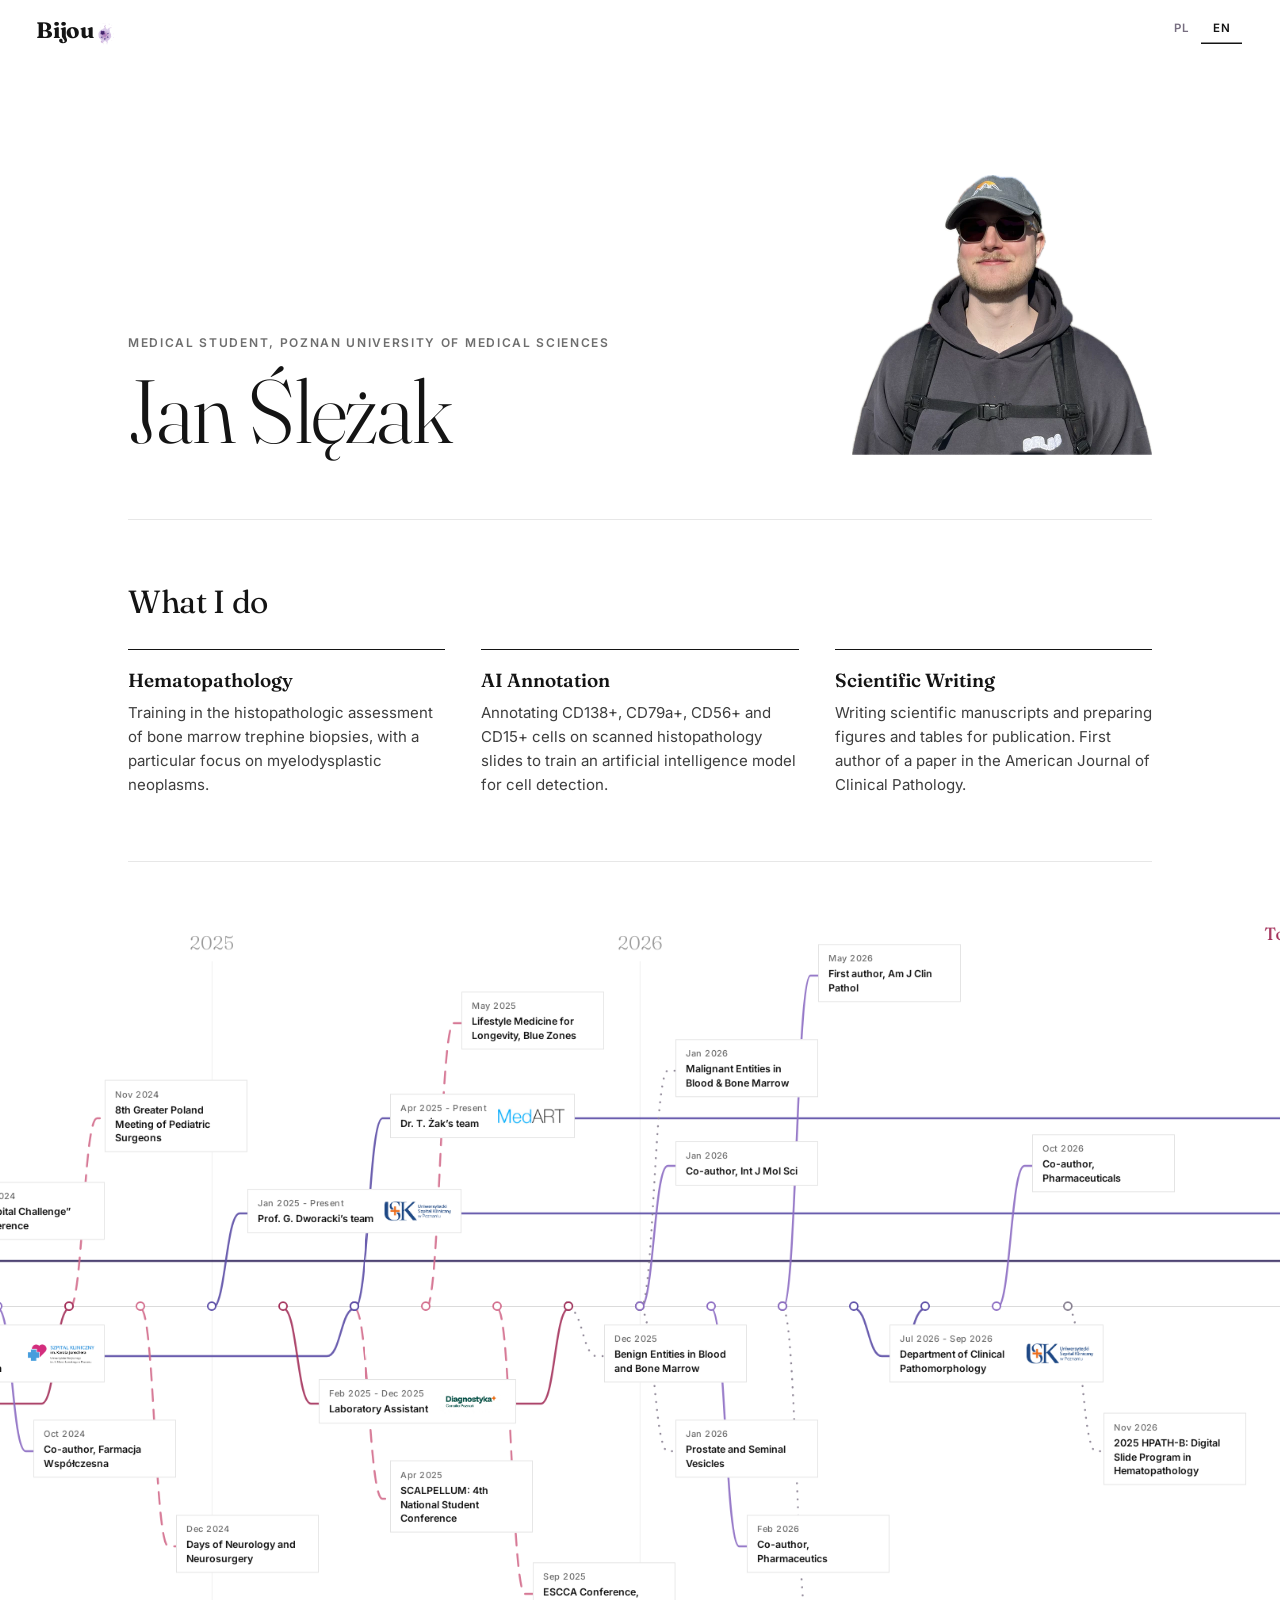
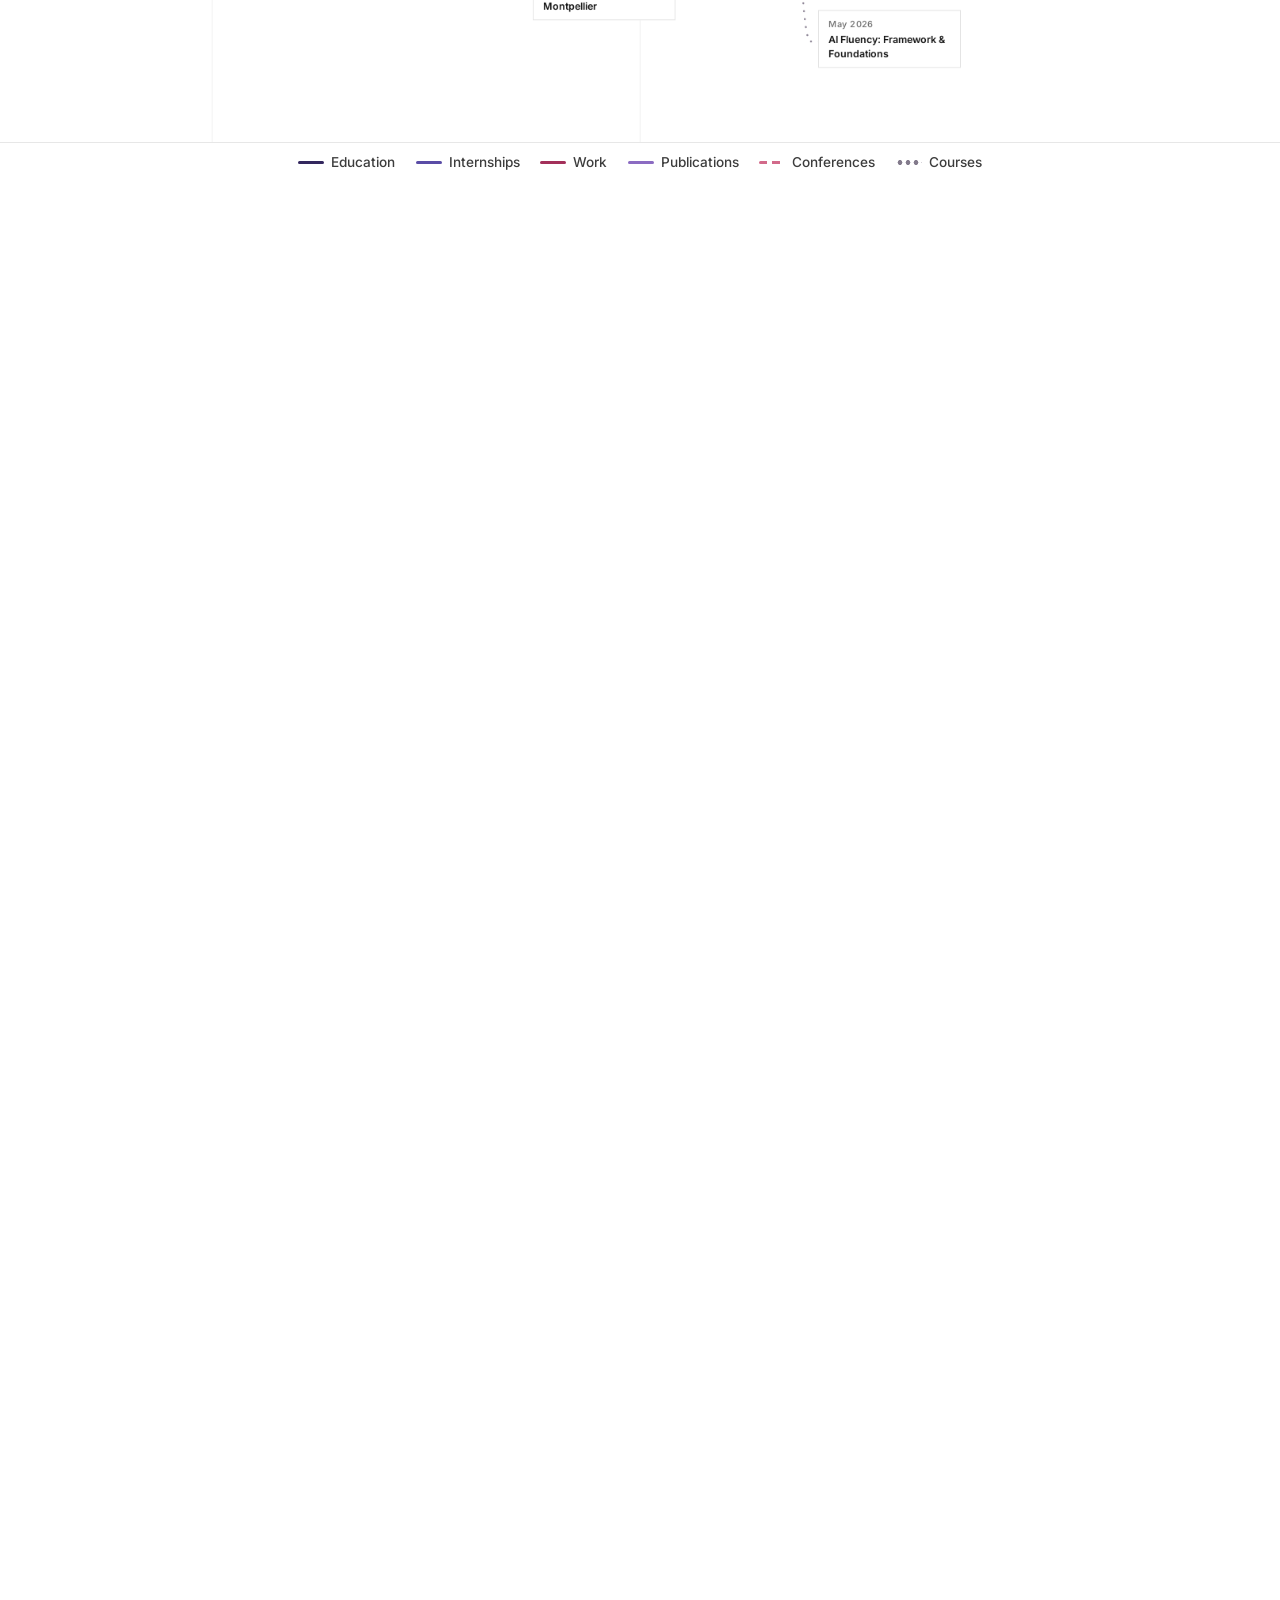
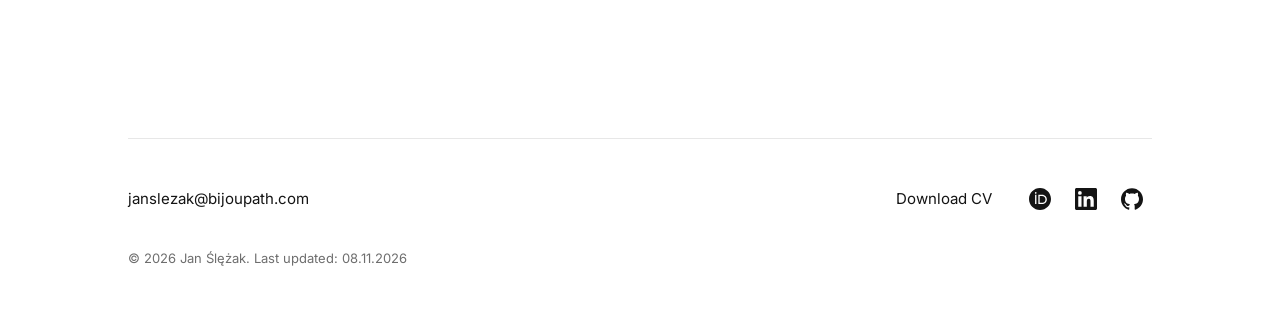
<file: index.html>
<!DOCTYPE html> <html lang="pl"> <head> <meta charset="UTF-8"> <meta name="viewport" content="width=device-width,initial-scale=1"> <title>BijouPath</title> <meta name="robots" content="noindex"> <link rel="alternate" hreflang="pl" href="https://bijoupath.com/pl/"> <link rel="alternate" hreflang="en" href="https://bijoupath.com/en/"> <link rel="alternate" hreflang="x-default" href="https://bijoupath.com/pl/"> <script>!function(){var a=JSON.parse('["pl","en"]'),e=null;try{var n=localStorage.getItem("bijou.lang");n&&-1!==a.indexOf(n)&&(e=n)}catch(a){}e||(e=0===(navigator.language||navigator.userLanguage||"pl").toLowerCase().indexOf("pl")?"pl":"en",-1===a.indexOf(e)&&(e="pl"));location.replace("/"+e+"/"+location.hash)}()</script> </head> <body> <noscript> <p>Wybierz język / Choose your language: <a href="/pl/">PL</a> <a href="/en/">EN</a> </p> </noscript> </body> </html>
</file>
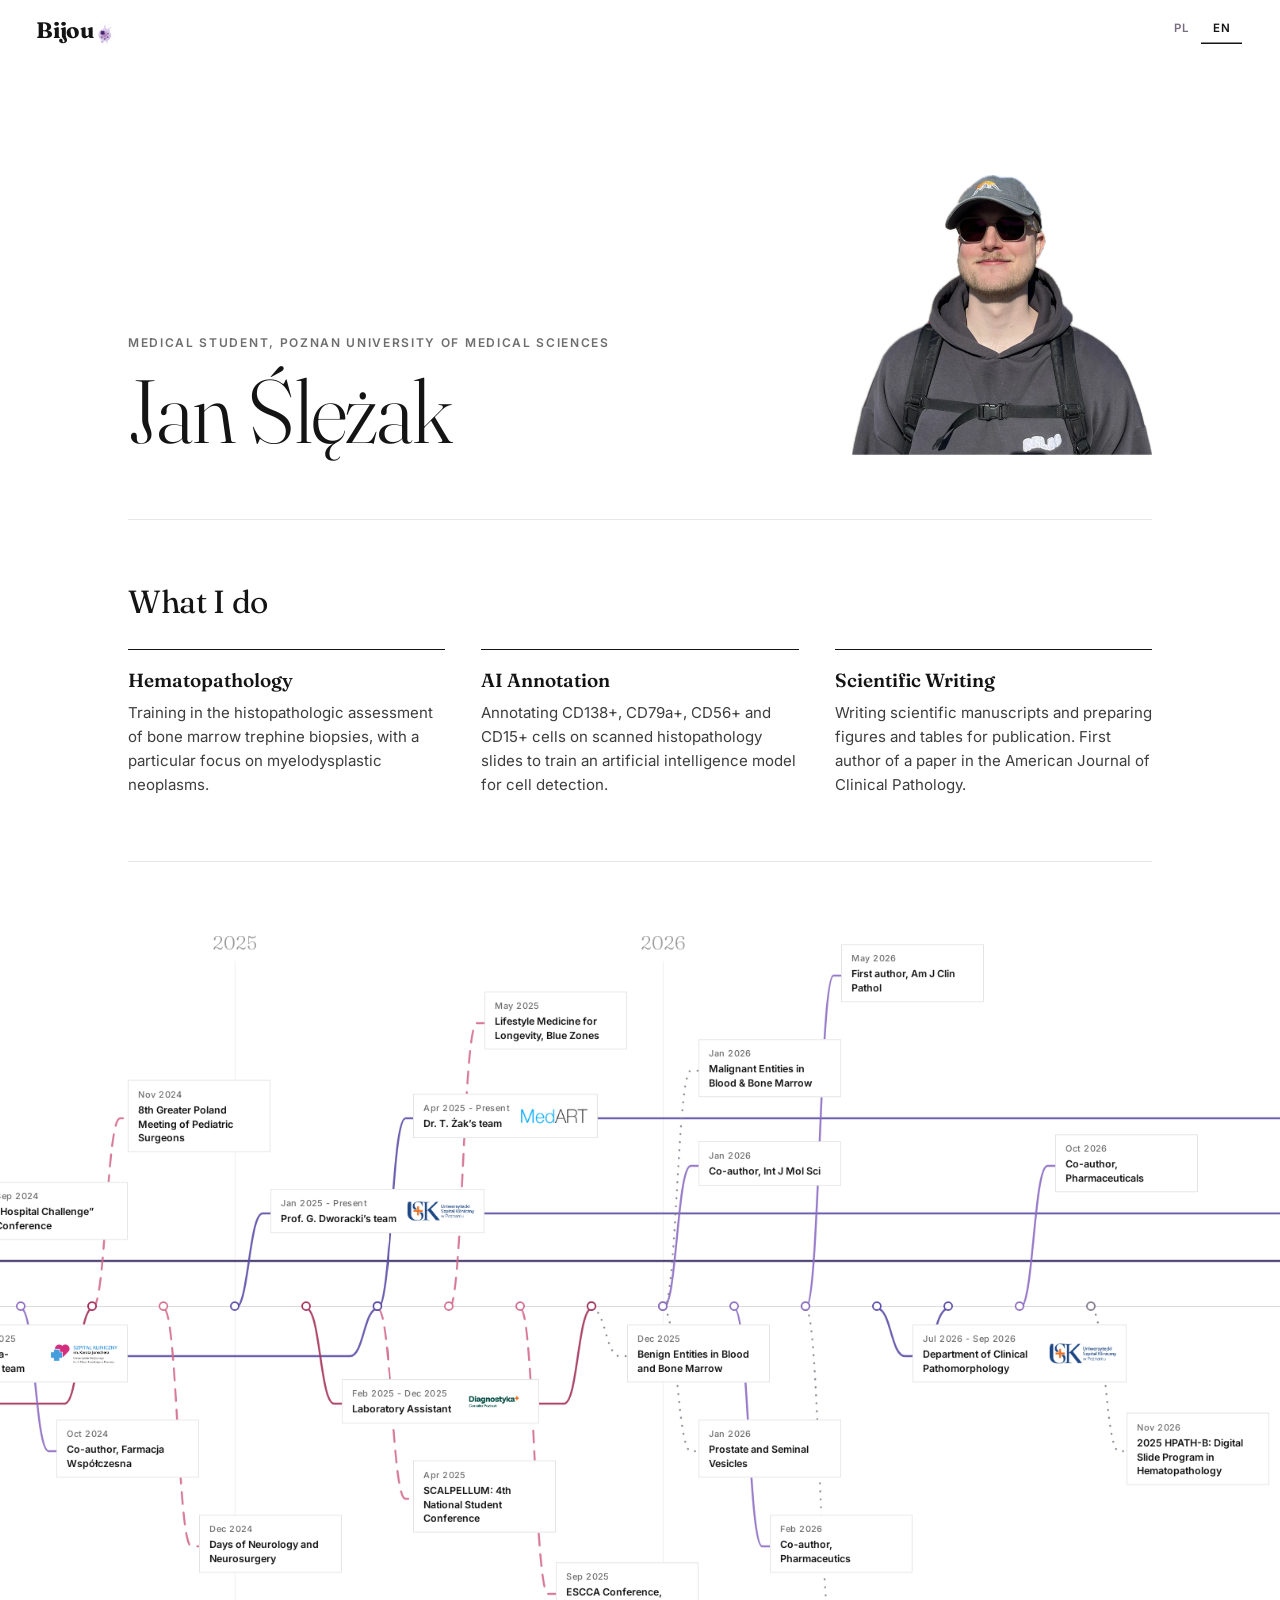
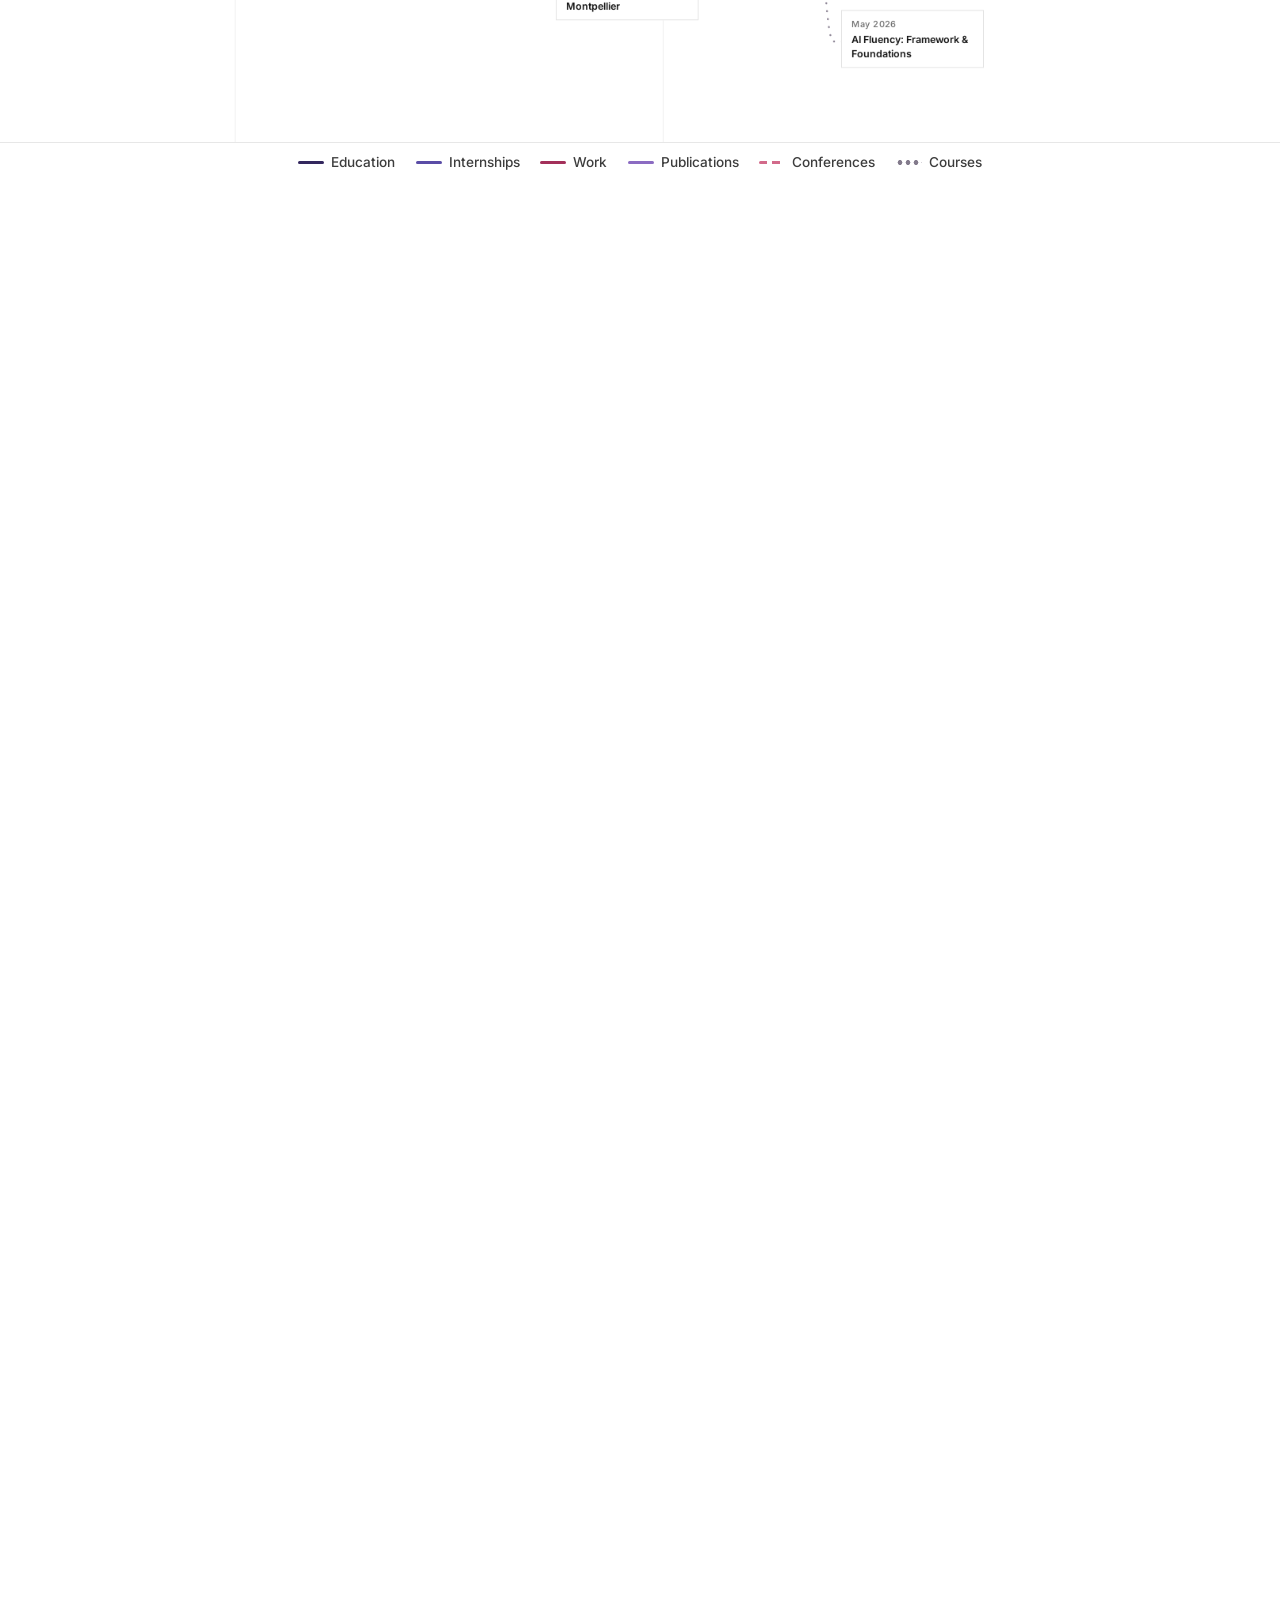
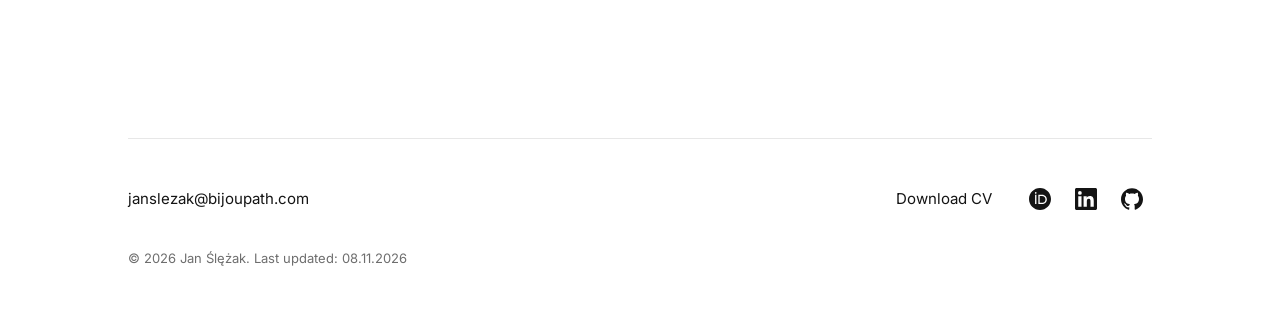
<file: en/index.html>
<!DOCTYPE html> <html lang="en"> <head> <script>!function(){if("localhost"!==location.hostname&&"127.0.0.1"!==location.hostname){var a=document.createElement("script");a.async=!0,a.src="https://www.googletagmanager.com/gtag/js?id=G-ZTJBMP95E0",document.head.appendChild(a),window.dataLayer=window.dataLayer||[],window.gtag=t,t("js",new Date),t("config","G-ZTJBMP95E0")}function t(){dataLayer.push(arguments)}}()</script> <meta charset="UTF-8"> <meta name="viewport" content="width=device-width,initial-scale=1"> <title>BijouPath</title> <meta name="description" content="Jan Ślężak, medical student at Poznan University of Medical Sciences. Hematopathology, publications and pathology experience."> <meta name="author" content="Jan Ślężak"> <link rel="canonical" href="https://bijoupath.com/en/"> <link rel="alternate" hreflang="pl" href="https://bijoupath.com/pl/"> <link rel="alternate" hreflang="en" href="https://bijoupath.com/en/"> <link rel="alternate" hreflang="x-default" href="https://bijoupath.com/pl/"> <meta property="og:type" content="website"> <meta property="og:url" content="https://bijoupath.com/en/"> <meta property="og:title" content="Jan Ślężak, BijouPath"> <meta property="og:description" content="Medical student preparing for a career in hematopathology. Publications and experience."> <meta property="og:site_name" content="BijouPath"> <meta property="og:image" content="https://bijoupath.com/img/og-bijoupath-en.jpg?v=d62e7242"> <meta property="og:image:width" content="1200"> <meta property="og:image:height" content="630"> <meta property="og:image:alt" content="Jan Ślężak, BijouPath. Drawing of a megakaryocyte."> <meta property="og:locale" content="en_US"> <meta property="og:locale:alternate" content="pl_PL"> <meta name="twitter:card" content="summary_large_image"> <meta name="twitter:title" content="Jan Ślężak, BijouPath"> <meta name="twitter:description" content="Medical student preparing for a career in hematopathology. Publications and experience."> <meta name="twitter:image" content="https://bijoupath.com/img/og-bijoupath-en.jpg?v=d62e7242"> <meta name="theme-color" content="#fcf8f9"> <link rel="icon" type="image/png" sizes="32x32" href="/img/favicon-32.png?v=989bc90f"> <link rel="icon" type="image/png" sizes="512x512" href="/img/favicon.png?v=b94de73f"> <link rel="apple-touch-icon" href="/img/apple-touch-icon.png?v=76efbd74"> <script type="application/ld+json"> {
          "@context": "https://schema.org",
          "@type": "Person",
          "name": "Jan Ślężak",
          "url": "https://bijoupath.com/en/",
          "image": "https://bijoupath.com/img/janslezak.webp?v=8ce02950",
          "email": "mailto:janslezak@bijoupath.com",
          "jobTitle": "Medical student",
          "affiliation": { "@type": "CollegeOrUniversity", "name": "Poznan University of Medical Sciences", "url": "https://www.ump.edu.pl" },
          "knowsAbout": ["Hematopathology", "Bone marrow pathology", "Pathology"],
          "sameAs": [
            "https://orcid.org/0009-0006-1777-213X",
            "https://www.linkedin.com/in/jan-%C5%9Bl%C4%99%C5%BCak-46602b1b8/",
            "https://github.com/jankazimierzslezak"
          ]
        } </script> <link rel="stylesheet" href="/css/normalize.css?v=189405ba"> <link rel="stylesheet" href="/css/fonts.css?v=7e4755c7"> <link rel="stylesheet" href="/css/base.css?v=5a0c2e59"> <link rel="stylesheet" href="/css/tokens-bijou.css?v=6df9ab16"> <link rel="stylesheet" href="/css/znak.css?v=b7a69414"> <link rel="stylesheet" href="/css/layout.css?v=1661b6ea"> <link rel="stylesheet" href="/css/home.css?v=9cbbf9e6"> <link rel="stylesheet" href="/css/portfolio.css?v=daa8d60b"> <link rel="stylesheet" href="/css/ruch.css?v=308a33c5"> <link rel="stylesheet" href="/css/minimal.css?v=7ca1efe4"> <link rel="preload" as="image" href="/img/janslezak.webp?v=8ce02950" fetchpriority="high"> <script src="/js/vendor/purify.min.js?v=f52734d3" defer="defer"></script> <script src="/js/vendor/lenis.min.js?v=bc893dda" defer="defer"></script> <script src="/js/index.js?v=5347411f" defer="defer"></script> <script src="/js/jezyk.js?v=854307ea" defer="defer"></script> <script src="/js/reveal.js?v=7d27f210" defer="defer"></script> <script src="/js/plynnosc.js?v=431d2719" defer="defer"></script> <script src="/js/portfolio/portfolio-data.js?v=6509c555" defer="defer"></script> <script src="/js/portfolio/portfolio.js?v=18a6f9ef" defer="defer"></script> <script>"history"in window&&"scrollRestoration"in history&&(history.scrollRestoration="manual");try{localStorage.setItem("bijou.lang","en")}catch(o){}</script> </head> <body class="tabbed-view"> <svg xmlns="http://www.w3.org/2000/svg" width="0" height="0" aria-hidden="true" focusable="false" class="svg-defs"> <defs> <marker id="arrow" viewBox="0 0 10 10" refX="10" refY="5" markerWidth="6" markerHeight="6" orient="auto"> <path d="M 0 0 L 10 5 L 0 10 z" fill="#94a3b8"/> </marker> <marker id="arrow-gross" viewBox="0 0 13 10" refX="9.5" refY="5" markerWidth="7.5" markerHeight="6" orient="auto" overflow="visible"> <path d="M 0 0.5 L 12 5 L 0 9.5 L 2.4 5 Z" fill="#94a3b8"/> </marker> <filter id="shadow" x="-10%" y="-10%" width="120%" height="120%"> <feDropShadow dx="0" dy="2" stdDeviation="3" flood-opacity="0.1"/> </filter> </defs> </svg> <a href="#main-content" class="skip-link">Skip to main content</a> <header> <a href="#portfolio" class="znak" aria-label="BijouPath - home">Bijou</a> <div class="header__toggles"> <div class="lang-seg" role="group" aria-label="Language"> <a class="lang-seg__btn" href="/pl/" hreflang="pl" lang="pl" data-lang="pl" aria-label="PL, Polish">PL</a> <a class="lang-seg__btn" href="/en/" hreflang="en" lang="en" data-lang="en" aria-label="EN, English" aria-current="page">EN</a> </div> </div> </header> <main id="main-content"> <section class="section section--full-width is-active" id="portfolio"> <div class="przedstawienie"> <div class="przedstawienie__tekst"> <p class="przedstawienie__etykieta">Medical student, Poznan University of Medical Sciences</p> <h1 class="przedstawienie__imie">Jan Ślężak</h1> </div> <img src="/img/janslezak.webp?v=8ce02950" alt="Jan Ślężak" class="przedstawienie__zdjecie" width="300" height="280" fetchpriority="high"> </div> <section class="dzialania" aria-labelledby="dzialania-tytul"> <h2 class="naglowek" id="dzialania-tytul">What I do</h2> <div class="dzialania__lista"> <article class="dzialania__wpis odslon" style="--i:0"> <h3>Hematopathology</h3> <p>Training in the histopathologic assessment of bone marrow trephine biopsies, with a particular focus on myelodysplastic neoplasms.</p> </article> <article class="dzialania__wpis odslon" style="--i:1"> <h3>AI Annotation</h3> <p>Annotating CD138+, CD79a+, CD56+ and CD15+ cells on scanned histopathology slides to train an artificial intelligence model for cell detection.</p> </article> <article class="dzialania__wpis odslon" style="--i:2"> <h3>Scientific Writing</h3> <p>Writing scientific manuscripts and preparing figures and tables for publication. First author of a paper in the American Journal of Clinical Pathology.</p> </article> </div> </section> <div class="portfolio-timeline-wrapper" id="tl-track"> <div class="tl-sticky" id="tl-sticky"> <div class="tl-stage" id="tl-stage" role="region" aria-label="Interactive timeline of experience and education"> <div class="subway-container" id="subway-container"> <div class="subway-line"></div> </div> </div> <ul class="tl-legenda" id="tl-legenda" aria-label="Timeline categories"> <li class="tl-legenda__wpis" style="--kol:var(--kat-education)">Education</li> <li class="tl-legenda__wpis" style="--kol:var(--kat-internships)">Internships</li> <li class="tl-legenda__wpis" style="--kol:var(--kat-work)">Work</li> <li class="tl-legenda__wpis" style="--kol:var(--kat-publications)">Publications</li> <li class="tl-legenda__wpis tl-legenda__wpis--przerywana" style="--kol:var(--kat-conferences)">Conferences</li> <li class="tl-legenda__wpis tl-legenda__wpis--kropkowana" style="--kol:var(--kat-courses)">Courses</li> </ul> </div> <dialog id="station-modal" class="modal-overlay" aria-labelledby="modal-title"> <div class="modal-content"> <button type="button" class="close-modal" id="close-modal" aria-label="Close window"></button> <div class="modal-header"> <p class="modal-kategoria" id="modal-kategoria"></p> <span id="modal-date" class="modal-badge"></span> <h2 id="modal-title"></h2> <p id="modal-subtitle"></p> </div> <div class="modal-body"> <div id="modal-desc" class="modal-text"></div> <img id="modal-img" alt="" class="modal-img"> </div> </div> </dialog> </div> </section> </main> <footer class="footer"> <div class="footer__wiersz"> <a href="mailto:janslezak@bijoupath.com" class="footer__link">janslezak@bijoupath.com</a> <div class="footer__prawa"> <a href="/Jan_Slezak_CV.pdf" download="Jan_Slezak_CV.pdf" class="footer__link footer__cv">Download CV</a> <ul class="social-list" aria-label="Scientific and professional profiles"> <li class="social-list__item"> <a class="social-list__link" href="https://orcid.org/0009-0006-1777-213X" target="_blank" rel="noopener noreferrer" aria-label="ORCID scientific profile"> <svg class="ikona" viewBox="0 0 24 24" aria-hidden="true" focusable="false"><path d="M12 0C5.372 0 0 5.372 0 12s5.372 12 12 12 12-5.372 12-12S18.628 0 12 0zM7.369 4.378c.525 0 .947.431.947.947s-.422.947-.947.947a.95.95 0 0 1-.947-.947c0-.525.422-.947.947-.947zm-.722 3.038h1.444v10.041H6.647V7.416zm3.562 0h3.9c3.712 0 5.344 2.653 5.344 5.025 0 2.578-2.016 5.025-5.325 5.025h-3.919V7.416zm1.444 1.303v7.444h2.297c3.272 0 4.022-2.484 4.022-3.722 0-2.016-1.284-3.722-4.097-3.722h-2.222z"/></svg> </a> </li> <li class="social-list__item"> <a class="social-list__link" href="https://www.linkedin.com/in/jan-%C5%9Bl%C4%99%C5%BCak-46602b1b8/" target="_blank" rel="noopener noreferrer" aria-label="LinkedIn profile"> <svg class="ikona" viewBox="0 0 24 24" aria-hidden="true" focusable="false"><path d="M20.447 20.452h-3.554v-5.569c0-1.328-.027-3.037-1.852-3.037-1.853 0-2.136 1.445-2.136 2.939v5.667H9.351V9h3.414v1.561h.046c.477-.9 1.637-1.85 3.37-1.85 3.601 0 4.267 2.37 4.267 5.455v6.286zM5.337 7.433a2.062 2.062 0 1 1 0-4.125 2.062 2.062 0 0 1 0 4.125zm1.782 13.019H3.555V9h3.564v11.452zM22.225 0H1.771C.792 0 0 .774 0 1.729v20.542C0 23.227.792 24 1.771 24h20.451C23.2 24 24 23.227 24 22.271V1.729C24 .774 23.2 0 22.222 0h.003z"/></svg> </a> </li> <li class="social-list__item"> <a class="social-list__link" href="https://github.com/jankazimierzslezak" target="_blank" rel="noopener noreferrer" aria-label="GitHub profile"> <svg class="ikona" viewBox="0 0 24 24" aria-hidden="true" focusable="false"><path d="M12 .297c-6.63 0-12 5.373-12 12 0 5.303 3.438 9.8 8.205 11.385.6.113.82-.258.82-.577 0-.285-.01-1.04-.015-2.04-3.338.724-4.042-1.61-4.042-1.61C4.422 18.07 3.633 17.7 3.633 17.7c-1.087-.744.084-.729.084-.729 1.205.084 1.838 1.236 1.838 1.236 1.07 1.835 2.809 1.305 3.495.998.108-.776.417-1.305.76-1.605-2.665-.3-5.466-1.332-5.466-5.93 0-1.31.465-2.38 1.235-3.22-.135-.303-.54-1.523.105-3.176 0 0 1.005-.322 3.3 1.23.96-.267 1.98-.399 3-.405 1.02.006 2.04.138 3 .405 2.28-1.552 3.285-1.23 3.285-1.23.645 1.653.24 2.873.12 3.176.765.84 1.23 1.91 1.23 3.22 0 4.61-2.805 5.625-5.475 5.92.42.36.81 1.096.81 2.22 0 1.606-.015 2.896-.015 3.286 0 .315.21.69.825.57C20.565 22.092 24 17.592 24 12.297c0-6.627-5.373-12-12-12"/></svg> </a> </li> </ul> </div> </div> <p class="footer__date">&copy; 2026 Jan Ślężak. Last updated: 08.11.2026</p> </footer> </body> </html>
</file>
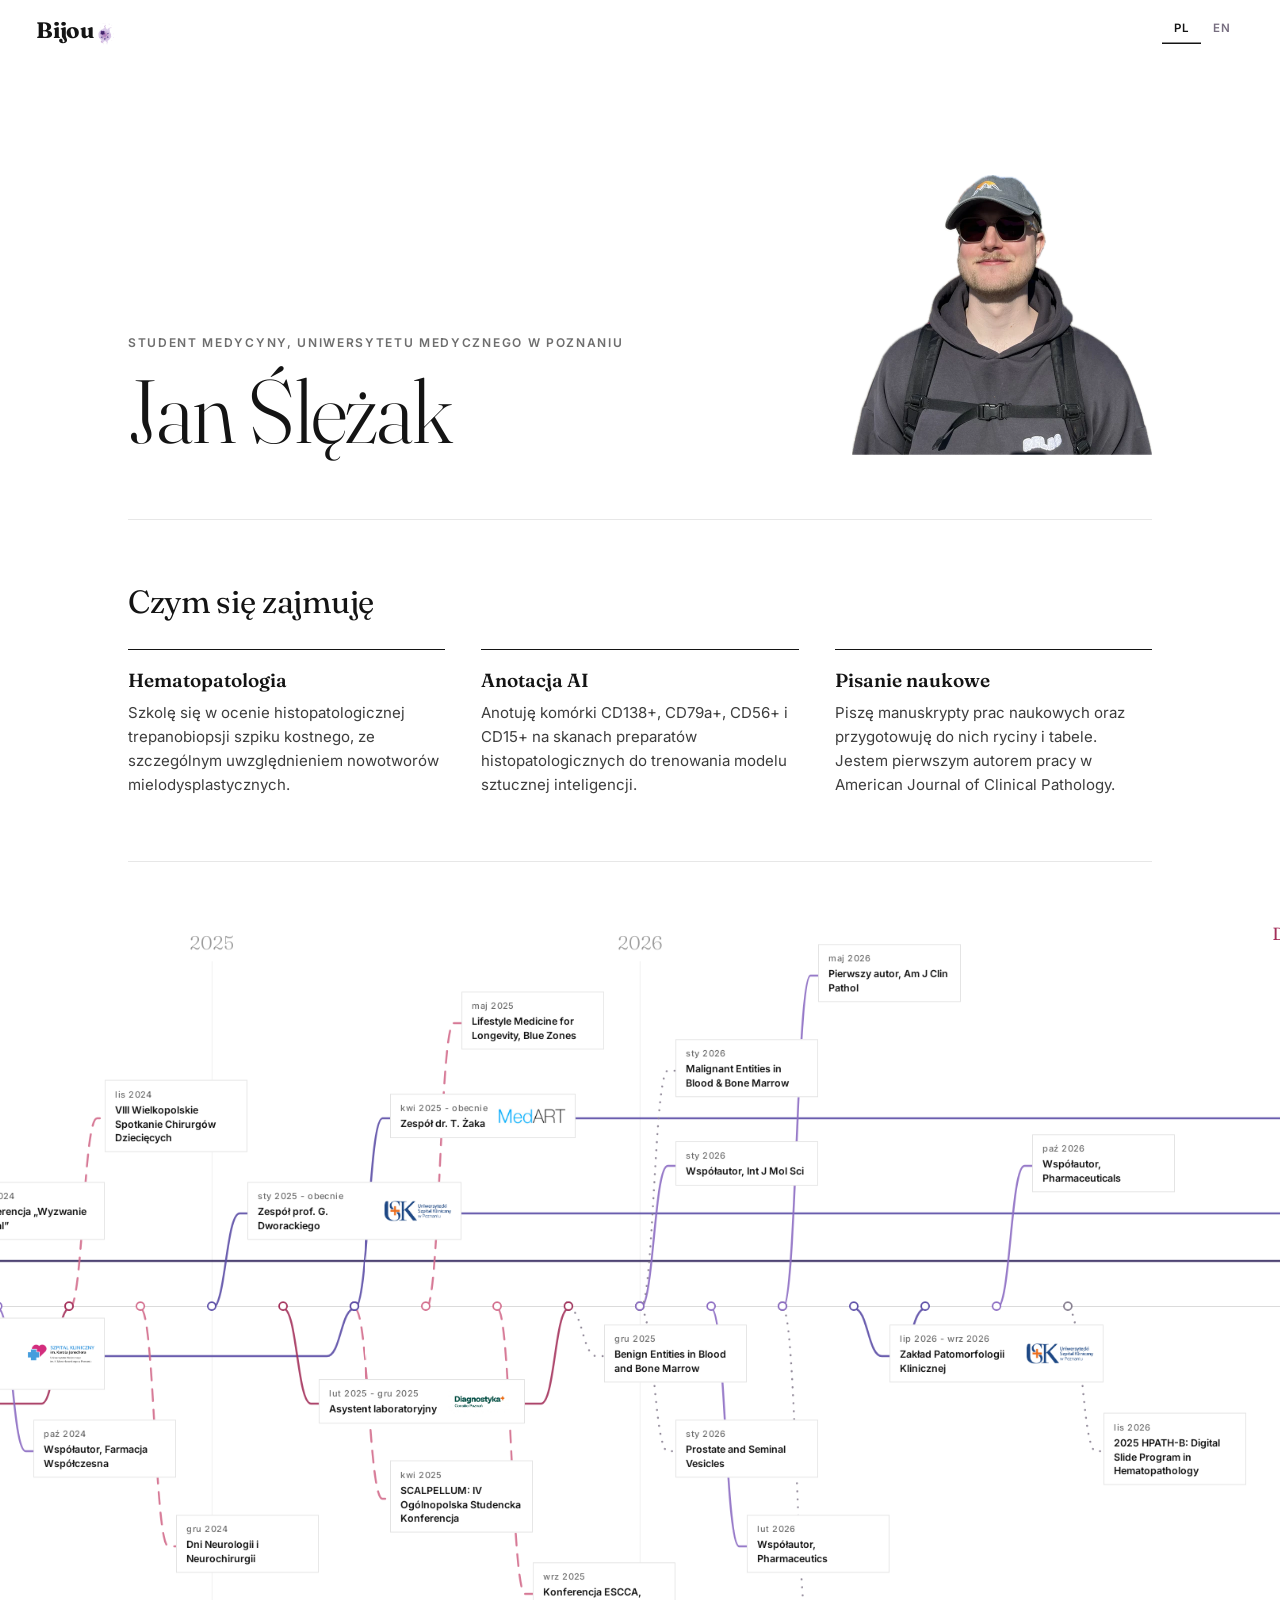
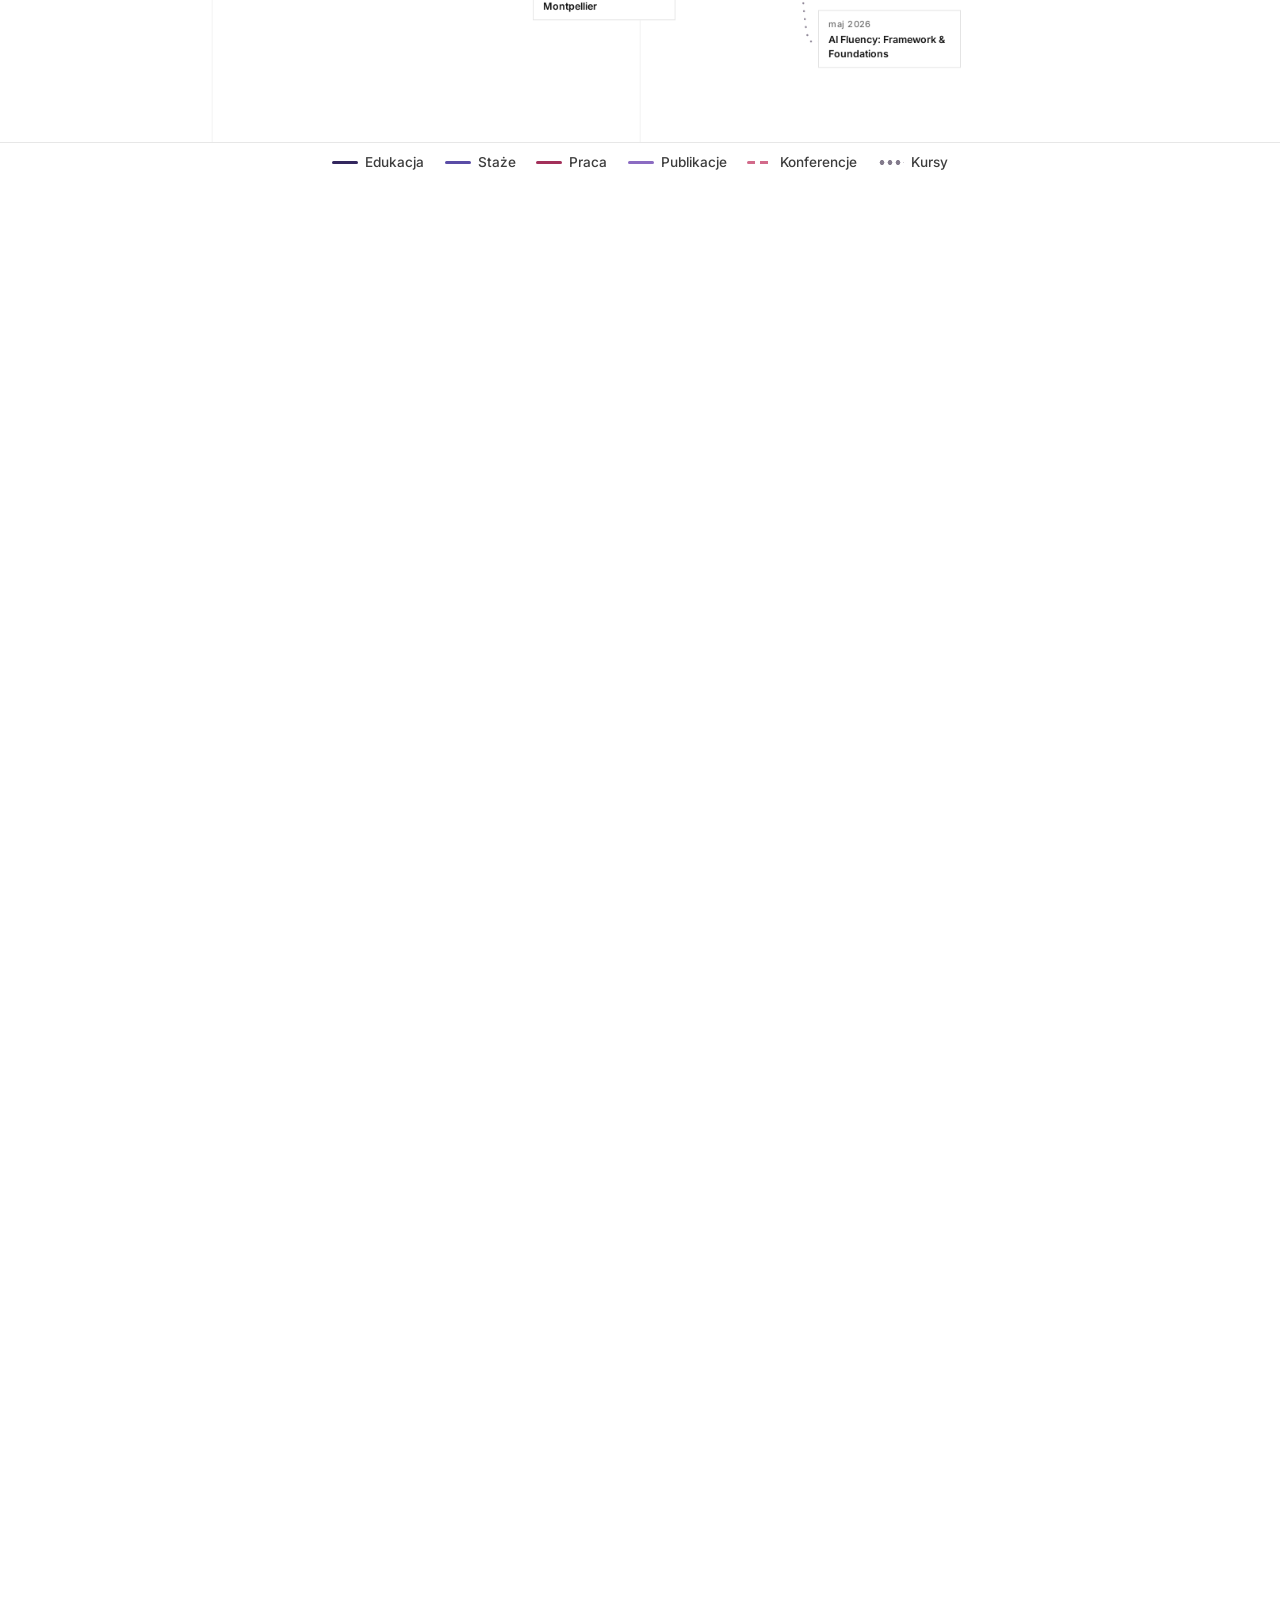
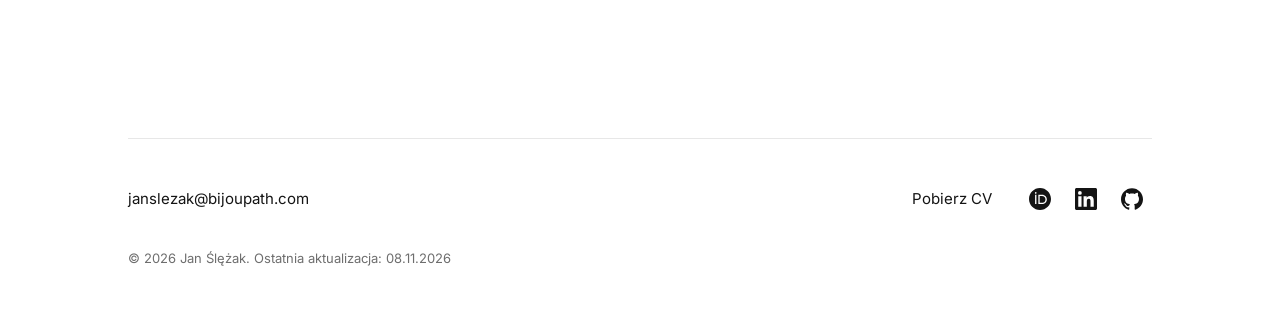
<file: pl/index.html>
<!DOCTYPE html> <html lang="pl"> <head> <script>!function(){if("localhost"!==location.hostname&&"127.0.0.1"!==location.hostname){var a=document.createElement("script");a.async=!0,a.src="https://www.googletagmanager.com/gtag/js?id=G-ZTJBMP95E0",document.head.appendChild(a),window.dataLayer=window.dataLayer||[],window.gtag=t,t("js",new Date),t("config","G-ZTJBMP95E0")}function t(){dataLayer.push(arguments)}}()</script> <meta charset="UTF-8"> <meta name="viewport" content="width=device-width,initial-scale=1"> <title>BijouPath</title> <meta name="description" content="Jan Ślężak, student medycyny na Uniwersytecie Medycznym w Poznaniu. Hematopatologia, publikacje, doświadczenie w patomorfologii."> <meta name="author" content="Jan Ślężak"> <link rel="canonical" href="https://bijoupath.com/pl/"> <link rel="alternate" hreflang="pl" href="https://bijoupath.com/pl/"> <link rel="alternate" hreflang="en" href="https://bijoupath.com/en/"> <link rel="alternate" hreflang="x-default" href="https://bijoupath.com/pl/"> <meta property="og:type" content="website"> <meta property="og:url" content="https://bijoupath.com/pl/"> <meta property="og:title" content="Jan Ślężak, BijouPath"> <meta property="og:description" content="Student medycyny przygotowujący się do pracy w hematopatologii. Publikacje i doświadczenie."> <meta property="og:site_name" content="BijouPath"> <meta property="og:image" content="https://bijoupath.com/img/og-bijoupath-pl.jpg?v=990a24ea"> <meta property="og:image:width" content="1200"> <meta property="og:image:height" content="630"> <meta property="og:image:alt" content="Jan Ślężak, BijouPath. Rysunek megakariocytu."> <meta property="og:locale" content="pl_PL"> <meta property="og:locale:alternate" content="en_US"> <meta name="twitter:card" content="summary_large_image"> <meta name="twitter:title" content="Jan Ślężak, BijouPath"> <meta name="twitter:description" content="Student medycyny przygotowujący się do pracy w hematopatologii. Publikacje i doświadczenie."> <meta name="twitter:image" content="https://bijoupath.com/img/og-bijoupath-pl.jpg?v=990a24ea"> <meta name="theme-color" content="#fcf8f9"> <link rel="icon" type="image/png" sizes="32x32" href="/img/favicon-32.png?v=989bc90f"> <link rel="icon" type="image/png" sizes="512x512" href="/img/favicon.png?v=b94de73f"> <link rel="apple-touch-icon" href="/img/apple-touch-icon.png?v=76efbd74"> <script type="application/ld+json"> {
          "@context": "https://schema.org",
          "@type": "Person",
          "name": "Jan Ślężak",
          "url": "https://bijoupath.com/pl/",
          "image": "https://bijoupath.com/img/janslezak.webp?v=8ce02950",
          "email": "mailto:janslezak@bijoupath.com",
          "jobTitle": "Student medycyny",
          "affiliation": { "@type": "CollegeOrUniversity", "name": "Poznan University of Medical Sciences", "url": "https://www.ump.edu.pl" },
          "knowsAbout": ["Hematopathology", "Bone marrow pathology", "Pathology"],
          "sameAs": [
            "https://orcid.org/0009-0006-1777-213X",
            "https://www.linkedin.com/in/jan-%C5%9Bl%C4%99%C5%BCak-46602b1b8/",
            "https://github.com/jankazimierzslezak"
          ]
        } </script> <link rel="stylesheet" href="/css/normalize.css?v=189405ba"> <link rel="stylesheet" href="/css/fonts.css?v=7e4755c7"> <link rel="stylesheet" href="/css/base.css?v=5a0c2e59"> <link rel="stylesheet" href="/css/tokens-bijou.css?v=6df9ab16"> <link rel="stylesheet" href="/css/znak.css?v=b7a69414"> <link rel="stylesheet" href="/css/layout.css?v=1661b6ea"> <link rel="stylesheet" href="/css/home.css?v=9cbbf9e6"> <link rel="stylesheet" href="/css/portfolio.css?v=daa8d60b"> <link rel="stylesheet" href="/css/ruch.css?v=308a33c5"> <link rel="stylesheet" href="/css/minimal.css?v=7ca1efe4"> <link rel="preload" as="image" href="/img/janslezak.webp?v=8ce02950" fetchpriority="high"> <script src="/js/vendor/purify.min.js?v=f52734d3" defer="defer"></script> <script src="/js/vendor/lenis.min.js?v=bc893dda" defer="defer"></script> <script src="/js/index.js?v=5347411f" defer="defer"></script> <script src="/js/jezyk.js?v=854307ea" defer="defer"></script> <script src="/js/reveal.js?v=7d27f210" defer="defer"></script> <script src="/js/plynnosc.js?v=431d2719" defer="defer"></script> <script src="/js/portfolio/portfolio-data.js?v=6509c555" defer="defer"></script> <script src="/js/portfolio/portfolio.js?v=18a6f9ef" defer="defer"></script> <script>"history"in window&&"scrollRestoration"in history&&(history.scrollRestoration="manual");try{localStorage.setItem("bijou.lang","pl")}catch(o){}</script> </head> <body class="tabbed-view"> <svg xmlns="http://www.w3.org/2000/svg" width="0" height="0" aria-hidden="true" focusable="false" class="svg-defs"> <defs> <marker id="arrow" viewBox="0 0 10 10" refX="10" refY="5" markerWidth="6" markerHeight="6" orient="auto"> <path d="M 0 0 L 10 5 L 0 10 z" fill="#94a3b8"/> </marker> <marker id="arrow-gross" viewBox="0 0 13 10" refX="9.5" refY="5" markerWidth="7.5" markerHeight="6" orient="auto" overflow="visible"> <path d="M 0 0.5 L 12 5 L 0 9.5 L 2.4 5 Z" fill="#94a3b8"/> </marker> <filter id="shadow" x="-10%" y="-10%" width="120%" height="120%"> <feDropShadow dx="0" dy="2" stdDeviation="3" flood-opacity="0.1"/> </filter> </defs> </svg> <a href="#main-content" class="skip-link">Przejdź do treści głównej</a> <header> <a href="#portfolio" class="znak" aria-label="BijouPath - strona główna">Bijou</a> <div class="header__toggles"> <div class="lang-seg" role="group" aria-label="Język"> <a class="lang-seg__btn" href="/pl/" hreflang="pl" lang="pl" data-lang="pl" aria-label="PL, polski" aria-current="page">PL</a> <a class="lang-seg__btn" href="/en/" hreflang="en" lang="en" data-lang="en" aria-label="EN, angielski">EN</a> </div> </div> </header> <main id="main-content"> <section class="section section--full-width is-active" id="portfolio"> <div class="przedstawienie"> <div class="przedstawienie__tekst"> <p class="przedstawienie__etykieta">Student medycyny, Uniwersytetu Medycznego w Poznaniu</p> <h1 class="przedstawienie__imie">Jan Ślężak</h1> </div> <img src="/img/janslezak.webp?v=8ce02950" alt="Jan Ślężak" class="przedstawienie__zdjecie" width="300" height="280" fetchpriority="high"> </div> <section class="dzialania" aria-labelledby="dzialania-tytul"> <h2 class="naglowek" id="dzialania-tytul">Czym się zajmuję</h2> <div class="dzialania__lista"> <article class="dzialania__wpis odslon" style="--i:0"> <h3>Hematopatologia</h3> <p>Szkolę się w ocenie histopatologicznej trepanobiopsji szpiku kostnego, ze szczególnym uwzględnieniem nowotworów mielodysplastycznych.</p> </article> <article class="dzialania__wpis odslon" style="--i:1"> <h3>Anotacja AI</h3> <p>Anotuję komórki CD138+, CD79a+, CD56+ i CD15+ na skanach preparatów histopatologicznych do trenowania modelu sztucznej inteligencji.</p> </article> <article class="dzialania__wpis odslon" style="--i:2"> <h3>Pisanie naukowe</h3> <p>Piszę manuskrypty prac naukowych oraz przygotowuję do nich ryciny i tabele. Jestem pierwszym autorem pracy w American Journal of Clinical Pathology.</p> </article> </div> </section> <div class="portfolio-timeline-wrapper" id="tl-track"> <div class="tl-sticky" id="tl-sticky"> <div class="tl-stage" id="tl-stage" role="region" aria-label="Interaktywna oś czasu doświadczenia i edukacji"> <div class="subway-container" id="subway-container"> <div class="subway-line"></div> </div> </div> <ul class="tl-legenda" id="tl-legenda" aria-label="Kategorie osi czasu"> <li class="tl-legenda__wpis" style="--kol:var(--kat-education)">Edukacja</li> <li class="tl-legenda__wpis" style="--kol:var(--kat-internships)">Staże</li> <li class="tl-legenda__wpis" style="--kol:var(--kat-work)">Praca</li> <li class="tl-legenda__wpis" style="--kol:var(--kat-publications)">Publikacje</li> <li class="tl-legenda__wpis tl-legenda__wpis--przerywana" style="--kol:var(--kat-conferences)">Konferencje</li> <li class="tl-legenda__wpis tl-legenda__wpis--kropkowana" style="--kol:var(--kat-courses)">Kursy</li> </ul> </div> <dialog id="station-modal" class="modal-overlay" aria-labelledby="modal-title"> <div class="modal-content"> <button type="button" class="close-modal" id="close-modal" aria-label="Zamknij okno"></button> <div class="modal-header"> <p class="modal-kategoria" id="modal-kategoria"></p> <span id="modal-date" class="modal-badge"></span> <h2 id="modal-title"></h2> <p id="modal-subtitle"></p> </div> <div class="modal-body"> <div id="modal-desc" class="modal-text"></div> <img id="modal-img" alt="" class="modal-img"> </div> </div> </dialog> </div> </section> </main> <footer class="footer"> <div class="footer__wiersz"> <a href="mailto:janslezak@bijoupath.com" class="footer__link">janslezak@bijoupath.com</a> <div class="footer__prawa"> <a href="/Jan_Slezak_CV.pdf" download="Jan_Slezak_CV.pdf" class="footer__link footer__cv">Pobierz CV</a> <ul class="social-list" aria-label="Profile naukowe i zawodowe"> <li class="social-list__item"> <a class="social-list__link" href="https://orcid.org/0009-0006-1777-213X" target="_blank" rel="noopener noreferrer" aria-label="Profil naukowy ORCID"> <svg class="ikona" viewBox="0 0 24 24" aria-hidden="true" focusable="false"><path d="M12 0C5.372 0 0 5.372 0 12s5.372 12 12 12 12-5.372 12-12S18.628 0 12 0zM7.369 4.378c.525 0 .947.431.947.947s-.422.947-.947.947a.95.95 0 0 1-.947-.947c0-.525.422-.947.947-.947zm-.722 3.038h1.444v10.041H6.647V7.416zm3.562 0h3.9c3.712 0 5.344 2.653 5.344 5.025 0 2.578-2.016 5.025-5.325 5.025h-3.919V7.416zm1.444 1.303v7.444h2.297c3.272 0 4.022-2.484 4.022-3.722 0-2.016-1.284-3.722-4.097-3.722h-2.222z"/></svg> </a> </li> <li class="social-list__item"> <a class="social-list__link" href="https://www.linkedin.com/in/jan-%C5%9Bl%C4%99%C5%BCak-46602b1b8/" target="_blank" rel="noopener noreferrer" aria-label="Profil LinkedIn"> <svg class="ikona" viewBox="0 0 24 24" aria-hidden="true" focusable="false"><path d="M20.447 20.452h-3.554v-5.569c0-1.328-.027-3.037-1.852-3.037-1.853 0-2.136 1.445-2.136 2.939v5.667H9.351V9h3.414v1.561h.046c.477-.9 1.637-1.85 3.37-1.85 3.601 0 4.267 2.37 4.267 5.455v6.286zM5.337 7.433a2.062 2.062 0 1 1 0-4.125 2.062 2.062 0 0 1 0 4.125zm1.782 13.019H3.555V9h3.564v11.452zM22.225 0H1.771C.792 0 0 .774 0 1.729v20.542C0 23.227.792 24 1.771 24h20.451C23.2 24 24 23.227 24 22.271V1.729C24 .774 23.2 0 22.222 0h.003z"/></svg> </a> </li> <li class="social-list__item"> <a class="social-list__link" href="https://github.com/jankazimierzslezak" target="_blank" rel="noopener noreferrer" aria-label="Profil GitHub"> <svg class="ikona" viewBox="0 0 24 24" aria-hidden="true" focusable="false"><path d="M12 .297c-6.63 0-12 5.373-12 12 0 5.303 3.438 9.8 8.205 11.385.6.113.82-.258.82-.577 0-.285-.01-1.04-.015-2.04-3.338.724-4.042-1.61-4.042-1.61C4.422 18.07 3.633 17.7 3.633 17.7c-1.087-.744.084-.729.084-.729 1.205.084 1.838 1.236 1.838 1.236 1.07 1.835 2.809 1.305 3.495.998.108-.776.417-1.305.76-1.605-2.665-.3-5.466-1.332-5.466-5.93 0-1.31.465-2.38 1.235-3.22-.135-.303-.54-1.523.105-3.176 0 0 1.005-.322 3.3 1.23.96-.267 1.98-.399 3-.405 1.02.006 2.04.138 3 .405 2.28-1.552 3.285-1.23 3.285-1.23.645 1.653.24 2.873.12 3.176.765.84 1.23 1.91 1.23 3.22 0 4.61-2.805 5.625-5.475 5.92.42.36.81 1.096.81 2.22 0 1.606-.015 2.896-.015 3.286 0 .315.21.69.825.57C20.565 22.092 24 17.592 24 12.297c0-6.627-5.373-12-12-12"/></svg> </a> </li> </ul> </div> </div> <p class="footer__date">&copy; 2026 Jan Ślężak. Ostatnia aktualizacja: 08.11.2026</p> </footer> </body> </html>
</file>
<file: css/fonts.css>
@font-face{font-family:Caveat;font-style:normal;font-weight:400 700;font-display:swap;src:url("/fonts/caveat-latin-wght-normal.woff2") format("woff2");unicode-range:U+0000-00FF,U+0131,U+0152-0153,U+02BB-02BC,U+02C6,U+02DA,U+02DC,U+0304,U+0308,U+0329,U+2000-206F,U+2074,U+20AC,U+2122,U+2191,U+2193,U+2212,U+2215,U+FEFF,U+FFFD}@font-face{font-family:Caveat;font-style:normal;font-weight:400 700;font-display:swap;src:url("/fonts/caveat-latin-ext-wght-normal.woff2") format("woff2");unicode-range:U+0100-02BA,U+02BD-02C5,U+02C7-02CC,U+02CE-02D7,U+02DD-02FF,U+0304,U+0308,U+0329,U+1D00-1DBF,U+1E00-1E9F,U+1EF2-1EFF,U+2020,U+20A0-20AB,U+20AD-20C0,U+2113,U+2C60-2C7F,U+A720-A7FF}@font-face{font-family:Inter;font-style:normal;font-weight:100 900;font-display:swap;src:url("/fonts/inter-latin-wght-normal.woff2") format("woff2");unicode-range:U+0000-00FF,U+0131,U+0152-0153,U+02BB-02BC,U+02C6,U+02DA,U+02DC,U+0304,U+0308,U+0329,U+2000-206F,U+2074,U+20AC,U+2122,U+2191,U+2193,U+2212,U+2215,U+FEFF,U+FFFD}@font-face{font-family:Inter;font-style:normal;font-weight:100 900;font-display:swap;src:url("/fonts/inter-latin-ext-wght-normal.woff2") format("woff2");unicode-range:U+0100-02BA,U+02BD-02C5,U+02C7-02CC,U+02CE-02D7,U+02DD-02FF,U+0304,U+0308,U+0329,U+1D00-1DBF,U+1E00-1E9F,U+1EF2-1EFF,U+2020,U+20A0-20AB,U+20AD-20C0,U+2113,U+2C60-2C7F,U+A720-A7FF}@font-face{font-family:Inter;font-style:italic;font-weight:100 900;font-display:swap;src:url("/fonts/inter-latin-wght-italic.woff2") format("woff2");unicode-range:U+0000-00FF,U+0131,U+0152-0153,U+02BB-02BC,U+02C6,U+02DA,U+02DC,U+0304,U+0308,U+0329,U+2000-206F,U+2074,U+20AC,U+2122,U+2191,U+2193,U+2212,U+2215,U+FEFF,U+FFFD}@font-face{font-family:Inter;font-style:italic;font-weight:100 900;font-display:swap;src:url("/fonts/inter-latin-ext-wght-italic.woff2") format("woff2");unicode-range:U+0100-02BA,U+02BD-02C5,U+02C7-02CC,U+02CE-02D7,U+02DD-02FF,U+0304,U+0308,U+0329,U+1D00-1DBF,U+1E00-1E9F,U+1EF2-1EFF,U+2020,U+20A0-20AB,U+20AD-20C0,U+2113,U+2C60-2C7F,U+A720-A7FF}@font-face{font-family:Fraunces;font-style:normal;font-weight:100 900;font-display:swap;src:url("/fonts/fraunces-latin-full-normal.woff2") format("woff2");unicode-range:U+0000-00FF,U+0131,U+0152-0153,U+02BB-02BC,U+02C6,U+02DA,U+02DC,U+0304,U+0308,U+0329,U+2000-206F,U+2074,U+20AC,U+2122,U+2191,U+2193,U+2212,U+2215,U+FEFF,U+FFFD}@font-face{font-family:Fraunces;font-style:normal;font-weight:100 900;font-display:swap;src:url("/fonts/fraunces-latin-ext-full-normal.woff2") format("woff2");unicode-range:U+0100-02BA,U+02BD-02C5,U+02C7-02CC,U+02CE-02D7,U+02DD-02FF,U+0304,U+0308,U+0329,U+1D00-1DBF,U+1E00-1E9F,U+1EF2-1EFF,U+2020,U+20A0-20AB,U+20AD-20C0,U+2113,U+2C60-2C7F,U+A720-A7FF}@font-face{font-family:Fraunces;font-style:italic;font-weight:100 900;font-display:swap;src:url("/fonts/fraunces-latin-full-italic.woff2") format("woff2");unicode-range:U+0000-00FF,U+0131,U+0152-0153,U+02BB-02BC,U+02C6,U+02DA,U+02DC,U+0304,U+0308,U+0329,U+2000-206F,U+2074,U+20AC,U+2122,U+2191,U+2193,U+2212,U+2215,U+FEFF,U+FFFD}@font-face{font-family:Fraunces;font-style:italic;font-weight:100 900;font-display:swap;src:url("/fonts/fraunces-latin-ext-full-italic.woff2") format("woff2");unicode-range:U+0100-02BA,U+02BD-02C5,U+02C7-02CC,U+02CE-02D7,U+02DD-02FF,U+0304,U+0308,U+0329,U+1D00-1DBF,U+1E00-1E9F,U+1EF2-1EFF,U+2020,U+20A0-20AB,U+20AD-20C0,U+2113,U+2C60-2C7F,U+A720-A7FF}
</file>
<file: css/base.css>
*,::after,::before{box-sizing:border-box}html{overflow-y:scroll;scroll-behavior:smooth}body,html{overflow-x:clip;width:100%}:root{--ff-primary:'Inter','Segoe UI',Arial,sans-serif;--ff-secondary:var(--ff-primary);--ff-hand:'Caveat','Segoe Script','Bradley Hand',cursive;--fw-reg:400;--fw-bold:800;--fs-h3:1.25rem;--fs-body:1.05rem;--clr-dark-rgb:61,49,74;--clr-eosin-rgb:197,131,155;--clr-accent-rgb:82,134,196;--clr-danger-rgb:197,44,60;--clr-light:#FCF8F9;--clr-dark:#3d314a;--clr-eosin:#c5839b;--clr-accent:#5286c4;--clr-danger:#c52c3c;--bs-sm:0 4px 15px rgba(var(--clr-dark-rgb), 0.05);--bs:0 8px 24px rgba(var(--clr-dark-rgb), 0.08),0 2px 8px rgba(var(--clr-dark-rgb), 0.04);--bs-lg:0 10px 25px rgba(var(--clr-dark-rgb), 0.12);--border-subtle:1px solid rgba(var(--clr-dark-rgb), 0.1);--border-eosin:1px solid rgba(var(--clr-eosin-rgb), 0.15);--border-radius-card:12px;--trans-fast:0.2s ease;--trans-base:0.3s ease;--trans-bounce:0.4s cubic-bezier(0.18, 0.89, 0.32, 1.28)}@media (min-width:800px){:root{--fs-h3:1.5rem;--fs-body:1.125rem}}body{background:var(--clr-light);color:var(--clr-dark);margin:0;font-family:var(--ff-primary);font-size:var(--fs-body);line-height:1.7;min-height:100vh;display:flex;flex-direction:column}:focus-visible{outline:3px solid var(--clr-accent);outline-offset:3px;border-radius:2px}.skip-link{position:absolute;top:15px;left:15px;z-index:2000;background-color:var(--clr-accent);color:var(--clr-on-color,#fff);padding:.8rem 1.5rem;border-radius:10px;font-weight:600;font-size:.9rem;text-decoration:none;box-shadow:var(--bs);border:1px solid rgba(255,255,255,.2);transform:translateY(-160%);transition:transform var(--trans-bounce),background-color var(--trans-fast)}.skip-link:focus-visible{transform:translateY(0)}img{display:block;max-width:100%;height:auto;border-radius:8px;font-style:italic}strong{font-weight:var(--fw-bold)}h1,h2,h3{line-height:1.1;margin:0;color:var(--clr-dark);text-wrap:balance}h1{font-size:var(--fs-h1)}h2{font-size:var(--fs-h2)}h3{font-size:var(--fs-h3)}.title{margin-bottom:.25em;font-family:var(--ff-display);font-weight:var(--fw-light);font-size:var(--fs-h2);line-height:var(--lh-display);letter-spacing:var(--ls-display)}.title em{font-style:italic;font-weight:var(--fw-med);color:var(--clr-eosin)}.title::after{content:'';display:block;width:2.5em;height:3px;opacity:.7;margin:.35em 0 .2em;background:var(--clr-eosin);border-radius:3px}.title-underlined{font-size:1.05rem;margin:0 0 .75rem 0;color:var(--clr-dark);font-weight:700;border-bottom:2px solid rgba(var(--clr-eosin-rgb),.3);padding-bottom:.25rem}.title-underlined--accent{border-bottom-color:rgba(var(--clr-accent-rgb),.2);color:var(--clr-accent)}.title-underlined--danger{border-bottom-color:rgba(var(--clr-danger-rgb),.2);color:var(--clr-danger)}i.fab,i.far,i.fas{vertical-align:middle;position:relative;top:-1px}.section{padding:3em 2em;max-width:1280px;margin:0 auto}body.tabbed-view .section{padding-top:2.5em;scroll-margin-top:6.5em}.container{width:100%;margin:0 auto;padding:0 1rem}.container--sm{width:100%;max-width:900px;margin:0 auto}.container--md{width:100%;max-width:1200px;margin:0 auto}.container--lg{width:100%;max-width:1400px;margin:0 auto}.container--xl{width:100%;max-width:1600px;margin:0 auto}.grid-auto-fit{display:grid;grid-template-columns:repeat(auto-fit,minmax(240px,1fr));gap:1.5rem}.grid-2-cols{display:grid;grid-template-columns:repeat(2,1fr);gap:1.5rem}.grid-3-cols{display:grid;grid-template-columns:repeat(3,1fr);gap:1.5rem}@media (max-width:800px){.grid-2-cols,.grid-3-cols{grid-template-columns:1fr}}.item{margin-bottom:2rem}.item:last-child{margin-bottom:0}.item p{margin:0 0 .35rem}.item ul{margin:.4rem 0 0 1.1rem;padding:0}.item li{margin-bottom:.35rem}.item li:last-child{margin-bottom:0}.card{background:var(--clr-surface,#fff);border-radius:var(--border-radius-card);padding:1.5rem;box-shadow:var(--shadow-paper)}.card--bordered{border:var(--border-subtle)}.btn{background-color:var(--clr-dark);color:var(--clr-on-color,#fff);border:none;border-radius:6px;padding:.6rem 1.5rem;font-size:.95rem;font-weight:600;font-family:inherit;cursor:pointer;transition:transform var(--dur-fast) var(--ease-spring),background-color var(--dur-base) var(--ease-out-quart),color var(--dur-base) var(--ease-out-quart),box-shadow var(--dur-fast) var(--ease-out-quart);display:inline-flex;align-items:center;justify-content:center;gap:.4em;text-align:center;text-decoration:none}.btn:hover{background-color:var(--clr-accent);color:var(--clr-on-color,#fff)}.btn:hover:not(:disabled){transform:translateY(var(--hover-lift))}.btn:active:not(:disabled){transform:translateY(0) scale(.98)}.btn--primary,.btn--primary:hover{background-color:var(--clr-eosin);color:var(--clr-on-color);box-shadow:var(--shadow-eosin)}.btn--ghost{background-color:transparent;color:var(--clr-dark);border:1px solid var(--clr-border)}.btn--ghost:hover{background-color:transparent;color:var(--clr-dark);border-color:var(--clr-dark)}.btn--full{width:100%}.form-control{padding:.4rem .5rem;border:var(--border-subtle);border-radius:6px;font-family:inherit;font-size:.9rem;color:var(--clr-dark);transition:border-color var(--trans-base);background:var(--clr-surface,#fff);box-sizing:border-box;width:100%;max-width:100%}.form-control:focus{outline:0;border-color:var(--clr-accent)}body.tabbed-view .section{display:none}body.tabbed-view .section.is-active{display:block}.mb-0{margin-bottom:0!important}.mb-1{margin-bottom:.25rem}.mb-2{margin-bottom:.5rem}.mb-3{margin-bottom:1rem}.mb-4{margin-bottom:1.5rem}.mt-1{margin-top:.25rem}.mt-2{margin-top:.5rem}.mt-3{margin-top:1.5rem}.mt-4{margin-top:2rem}.mt-5{margin-top:2.5rem}.my-4{margin:1.5rem 0}.text-left{text-align:left!important}.text-center{text-align:center!important}.sr-only{position:absolute;width:1px;height:1px;padding:0;margin:-1px;overflow:hidden;clip:rect(0,0,0,0);white-space:nowrap;border-width:0}.list-unstyled{list-style:none;padding:0;margin:0}.svg-defs{position:absolute}.section:focus,.section:focus-visible{outline:0}.mt-auto{margin-top:auto!important}.pt-2{padding-top:.5rem}@media (prefers-reduced-motion:reduce){.modal-content,html{scroll-behavior:auto}}
</file>
<file: css/tokens-bijou.css>
:root{--clr-light:#fcf8f9;--clr-light-rgb:252,248,249;--clr-dark:#3d314a;--clr-dark-rgb:61,49,74;--clr-eosin:#a8587a;--clr-eosin-rgb:168,88,122;--clr-accent:#3f6da8;--clr-accent-rgb:63,109,168;--clr-danger:#c25450;--clr-danger-rgb:194,84,80;--clr-on-color:#ffffff;--clr-on-color-rgb:255,255,255;--clr-surface:#ffffff;--clr-surface-rgb:255,255,255;--clr-paper:#faf6f7;--clr-paper-rgb:250,246,247;--clr-muted:rgba(61, 49, 74, 0.7);--clr-border:rgba(61, 49, 74, 0.1);--clr-subtle:rgba(61, 49, 74, 0.08);--clr-tint:rgba(168, 88, 122, 0.04);--shadow-paper:0 1px 2px rgba(61, 49, 74, 0.04),0 12px 28px rgba(61, 49, 74, 0.05);--shadow-float:0 1px 2px rgba(61, 49, 74, 0.05),0 6px 16px rgba(61, 49, 74, 0.06),0 24px 48px rgba(61, 49, 74, 0.07);--shadow-eosin:0 4px 14px rgba(168, 88, 122, 0.25);--shadow-accent:0 4px 14px rgba(63, 109, 168, 0.25);--ff-primary:"Inter","Segoe UI",Arial,sans-serif;--ff-display:"Fraunces",Georgia,"Times New Roman",serif;--ff-numeric:"Inter",ui-monospace,monospace;--fw-light:300;--fw-reg:400;--fw-med:500;--fw-semi:600;--fw-bold:800;--fs-hero:clamp(3.4rem, 8.5vw, 8.2rem);--fs-h1:clamp(2.4rem, 5vw, 4.4rem);--fs-h2:clamp(1.7rem, 3vw, 2.6rem);--fs-lead:clamp(1.08rem, 1.4vw, 1.3rem);--lh-display:0.98;--ls-display:-0.025em;--ease-out-quart:cubic-bezier(0.25, 1, 0.5, 1);--ease-spring:cubic-bezier(0.22, 1.18, 0.36, 1);--dur-fast:180ms;--dur-base:320ms;--dur-slow:600ms;--dur-reveal:850ms;--reveal-y:28px;--hover-lift:-2px}
</file>
<file: css/znak.css>
.znak{font-family:var(--ff-display);font-weight:var(--fw-bold);font-size:1.4rem;line-height:1;letter-spacing:-.01em;color:var(--clr-dark);text-decoration:none;white-space:nowrap;transition:color var(--trans-fast)}.znak::after{content:".";color:var(--clr-eosin)}.znak:hover{color:var(--clr-eosin)}.etykieta-sekcji{display:inline-flex;align-items:center;gap:12px;font-size:.72rem;text-transform:uppercase;letter-spacing:2px;font-weight:var(--fw-semi);color:var(--clr-muted)}.etykieta-sekcji::before{content:"";width:28px;height:2px;border-radius:2px;background:var(--clr-eosin);opacity:.8;flex-shrink:0}.header__toggles{display:inline-flex;align-items:center;gap:.6em;flex-shrink:0}.lang-seg{display:inline-flex;flex-shrink:0;background:var(--clr-light);border:1px solid var(--clr-border);border-radius:999px;padding:4px}.lang-seg__btn{padding:6px 12px;border:none;background:0 0;color:var(--clr-muted);font-size:.72rem;font-weight:var(--fw-semi);font-family:inherit;letter-spacing:.04em;text-transform:uppercase;text-decoration:none;cursor:pointer;border-radius:999px;transition:color var(--trans-fast),background-color var(--trans-fast)}.lang-seg__btn:hover:not([aria-current=page]){color:var(--clr-dark)}.lang-seg__btn[aria-current=page]{background:var(--clr-dark);color:var(--clr-on-color)}
</file>
<file: css/layout.css>
:root{--clr-footer-text:#e8e4e8}header{position:sticky;top:0;z-index:1000;display:grid;grid-template-columns:1fr auto 1fr;grid-template-areas:"znak nav toggles";align-items:center;gap:1.5em;background:rgba(var(--clr-light-rgb),.85);backdrop-filter:blur(12px);-webkit-backdrop-filter:blur(12px);padding:.6em 2em;width:100%;border-bottom:1px solid transparent;transition:border-color var(--trans-base)}header.przewinieta{border-bottom-color:var(--clr-border)}.znak{grid-area:znak;justify-self:start}.nav{grid-area:nav}.header__toggles{grid-area:toggles;justify-self:end}.nav__list{list-style:none;display:flex;flex-wrap:wrap;justify-content:center;align-items:center;gap:1.5em;margin:0;padding:0}.nav__link{color:var(--clr-dark);font-weight:600;font-size:.95rem;text-decoration:none;transition:color var(--trans-base),transform var(--trans-fast)}.nav__link.is-active,.nav__link:hover{color:var(--clr-accent)}@media (max-width:700px){header{padding:.6em 1em;gap:.75em;grid-template-columns:auto 1fr;grid-template-areas:"znak toggles" "nav nav"}.nav__list{gap:.75em 1em}.nav__link{font-size:.85rem}.znak{font-size:1.2rem}}.nav__dropdown{position:relative;display:inline-block}.nav__dropdown-content{display:none;position:absolute;background-color:rgba(var(--clr-light-rgb),.98);width:max-content;max-width:95vw;padding:.5em;box-shadow:var(--bs);z-index:1001;border-radius:8px;top:100%;left:50%;transform:translateX(-50%);border:var(--border-eosin)}.nav__dropdown:hover .nav__dropdown-content{display:flex;flex-direction:row;flex-wrap:wrap;justify-content:center;gap:.25rem}.nav__sub-link{color:var(--clr-dark);padding:8px 16px;text-decoration:none;font-size:.9rem;transition:background-color var(--trans-base),color var(--trans-base);text-align:center;font-weight:500;border-radius:6px;white-space:nowrap}.nav__sub-link.is-active,.nav__sub-link:hover{background-color:var(--clr-eosin);color:var(--clr-on-color)}@keyframes fadeAndSlideUp{from{opacity:0;transform:translateY(15px)}to{opacity:1;transform:translateY(0)}}body.tabbed-view .section.is-active.wjazd{animation:fadeAndSlideUp .5s ease-out forwards}.section--full-width{max-width:100%;width:100%;padding-left:0;padding-right:0;margin:0}.footer{background:var(--clr-dark);color:var(--clr-footer-text);text-align:center;padding:3em 0;font-size:var(--fs-h3);margin-top:auto;width:100%;display:flex;flex-direction:column;align-items:center;gap:1.5em}.footer a{color:inherit;text-decoration:none;transition:color var(--trans-base),transform var(--trans-fast)}.footer__link{font-weight:600}.footer__link:hover,.social-list__link:hover{color:#f0c9d8}.footer__date{font-size:.85rem;margin:0;opacity:.7}.footer__meta{display:flex;flex-direction:column;gap:.4em}.social-list{list-style:none;display:flex;justify-content:center;flex-wrap:wrap;row-gap:1rem;margin:0 auto;padding:0}@media (max-width:600px){.social-list{max-width:240px}}.social-list__item{margin:0 .75em}.social-list__link{padding:.5em;display:inline-block;transition:transform var(--trans-fast)}.social-list__link:hover{transform:translateY(-3px)}.social-list__link .fa-orcid{font-size:1.1em;vertical-align:middle}
</file>
<file: css/home.css>
.hero{position:relative;padding-top:4em;text-align:center;overflow:hidden}.hero .etykieta-sekcji{justify-content:center}.hero__znak{margin:.5em 0 .4em;font-family:var(--ff-display);font-weight:var(--fw-light);font-size:var(--fs-h1);line-height:var(--lh-display);letter-spacing:var(--ls-display);color:var(--clr-dark);text-wrap:balance}.hero__znak .linia{display:block}.hero__znak em{font-style:italic;font-weight:var(--fw-med);color:var(--clr-eosin)}.hero__description{max-width:52ch;margin:0 auto 2.5rem;color:var(--clr-muted);font-size:var(--fs-lead);line-height:1.65}.hero__akcje{display:flex;justify-content:center;gap:1rem;flex-wrap:wrap;margin-bottom:3.5rem}.hero__card{padding:2rem;text-align:left}.hero__card-title{color:var(--clr-dark);margin-bottom:.5rem;font-size:var(--fs-h3)}.szkielko{display:grid;grid-template-columns:minmax(9.5rem,26%) 1fr;text-align:left;background:0 0;border:1px solid rgba(var(--clr-eosin-rgb),.6);border-radius:14px;corner-shape:bevel;overflow:hidden}.szkielko__etykieta{display:grid;align-content:center;padding:1.1rem 1.25rem;border-right:1px solid rgba(var(--clr-eosin-rgb),.35);background:var(--clr-subtle);background:color-mix(in srgb,var(--clr-dark) 18%,var(--clr-surface))}.szkielko__tytul{margin:0;font-size:.78rem;font-weight:var(--fw-semi);letter-spacing:2px;text-transform:uppercase;color:var(--clr-eosin);color:color-mix(in srgb,var(--clr-eosin) 85%,var(--clr-dark))}.szkielko__szklo{min-width:0;padding:1.1rem 1.5rem;font-size:.95rem;line-height:1.6;color:var(--clr-muted)}.szkielko__szklo p{margin:0}.szkielko__szklo strong{color:var(--clr-dark);font-weight:var(--fw-semi)}@media (max-width:700px){.szkielko{grid-template-columns:1fr}.szkielko__etykieta{padding:.65rem 1.25rem;border-right:0;border-bottom:1px solid rgba(var(--clr-eosin-rgb),.35)}}.kasetka,.stol,.wizytowka{display:flex;flex-direction:column;padding:0;overflow:hidden;border-radius:var(--border-radius-card);corner-shape:bevel}.kasetka{border:1px solid rgba(var(--clr-accent-rgb),.55)}.stol{border:1px solid rgba(var(--clr-dark-rgb),.25)}.kasetka__etykieta,.stol__brzeg{padding:1rem 2rem .85rem}.kasetka__etykieta .hero__card-title,.stol__brzeg .hero__card-title{margin-bottom:0}.kasetka__etykieta{background:rgba(var(--clr-accent-rgb),.12);background:color-mix(in srgb,var(--clr-accent) 12%,var(--clr-surface));border-bottom:1px solid rgba(var(--clr-accent-rgb),.35)}.stol__brzeg{background:rgba(var(--clr-dark-rgb),.08);background:color-mix(in srgb,var(--clr-dark) 8%,var(--clr-surface));border-bottom:1px solid rgba(var(--clr-dark-rgb),.18)}.kasetka__tresc,.stol__tresc{padding:1.2rem 2rem 1.4rem}.kasetka__tresc p,.stol__tresc p{margin:0}.kasetka__raster,.stol__blat{position:relative;flex:1;min-height:44px}.kasetka__raster{background:rgba(var(--clr-accent-rgb),.12);background:color-mix(in srgb,var(--clr-accent) 12%,var(--clr-surface));border-top:1px solid rgba(var(--clr-accent-rgb),.35)}.stol__blat{background:rgba(var(--clr-dark-rgb),.08);background:color-mix(in srgb,var(--clr-dark) 8%,var(--clr-surface));border-top:1px solid rgba(var(--clr-dark-rgb),.18)}.tekstura-svg{position:absolute;left:50%;top:50%;transform:translate(-50%,-50%);width:calc(100% - 20px);height:calc(100% - 12px);pointer-events:none}.kasetka__raster .tekstura-svg{width:round(down,calc(100% - 20px),12px);height:round(down,calc(100% - 12px),12px)}.stol__blat .tekstura-svg{width:round(down,calc(100% - 20px),28px);height:round(down,calc(100% - 12px),24px)}.kasetka-otwor{fill:rgba(var(--clr-dark-rgb),0.18)}.stol-otwor{fill:rgba(var(--clr-dark-rgb),0.16)}.wizytowka--opieka{border:1px solid rgba(var(--clr-eosin-rgb),.55)}.wizytowka--tech{border:1px solid rgba(var(--clr-accent-rgb),.55)}.wizytowka__etykieta{padding:1rem 2rem .85rem}.wizytowka__etykieta .hero__card-title{margin-bottom:0}.wizytowka--opieka .wizytowka__etykieta{background:rgba(var(--clr-eosin-rgb),.12);background:color-mix(in srgb,var(--clr-eosin) 12%,var(--clr-surface));border-bottom:1px solid rgba(var(--clr-eosin-rgb),.35)}.wizytowka--tech .wizytowka__etykieta{background:rgba(var(--clr-accent-rgb),.12);background:color-mix(in srgb,var(--clr-accent) 12%,var(--clr-surface));border-bottom:1px solid rgba(var(--clr-accent-rgb),.35)}.wizytowka__tresc{flex:1;padding:1.2rem 2rem 1.4rem}.wizytowka__tresc p{margin:0}.wizytowka__tresc small{color:var(--clr-muted)}
</file>
<file: css/portfolio.css>
.portfolio-timeline-wrapper{position:relative;width:100%}.tl-sticky{width:100%}.tl-active .tl-sticky{position:sticky;top:0;height:100vh;height:100dvh;overflow:hidden}.tl-stage{width:100%;overflow-x:auto;overflow-y:hidden;scrollbar-width:none;-webkit-overflow-scrolling:touch;cursor:grab;user-select:none;-webkit-user-select:none}.tl-stage:active{cursor:grabbing}.tl-stage::-webkit-scrollbar{display:none}.tl-active .tl-stage{position:absolute;top:0;left:0;width:max-content;overflow:visible;cursor:default;transform-origin:0 0;will-change:transform}.subway-container{position:relative;height:960px;margin:0;transition:min-width .3s}.subway-line{position:absolute;left:0;right:0;height:6px;border-radius:4px;opacity:.8;top:480px;background-color:rgba(var(--clr-dark-rgb),.2)}#subway-svg{position:absolute;top:0;left:0;height:100%;pointer-events:none;z-index:5}.station-segment-path{fill:none;stroke-width:6px;stroke-linecap:round;stroke-linejoin:round;opacity:.7;transition:opacity .2s ease,filter .2s ease,stroke-width .2s ease}.station-segment-path.is-active{opacity:1;stroke-width:8px;filter:drop-shadow(0 2px 6px currentColor) brightness(1.1)}.station-wrapper{position:absolute;width:0;height:0;z-index:10}.station-wrapper:hover{z-index:20}.station-wrapper:focus-visible{outline:0;z-index:30}.station-dot{position:absolute;width:22px;height:22px;border-radius:50%;background-color:var(--clr-surface,#fff);border:4px solid;top:0;left:0;transform:translate(-50%,-50%);transition:all .2s ease;box-shadow:0 2px 5px rgba(0,0,0,.15);cursor:pointer}.station-wrapper:focus-visible .station-dot,.station-wrapper:hover .station-dot{transform:translate(-50%,-50%) scale(1.2);box-shadow:0 0 0 4px rgba(255,255,255,.8),0 0 15px rgba(0,0,0,.3)}.station-label{position:absolute;width:180px;white-space:normal;font-size:.8rem;line-height:1.4;font-weight:600;color:var(--clr-dark);text-align:left;transform:translate(0,-50%);transition:transform .2s ease,box-shadow .2s ease;background:rgb(var(--clr-surface-rgb));padding:8px 12px;border-radius:8px;box-shadow:var(--bs-sm);cursor:pointer}.station-wrapper:focus-visible .station-label,.station-wrapper:hover .station-label{color:var(--clr-dark);box-shadow:var(--bs);transform:translate(0,-50%) scale(1.05)}.station-date-badge{display:inline-block;background:var(--clr-tint);border:1px solid var(--clr-border);border-radius:4px;padding:2px 6px;margin-bottom:4px;font-size:.7rem;font-weight:700;color:var(--clr-muted)}.station-title-text{color:var(--clr-dark)}.modal-overlay{border:none;padding:0;background:0 0;max-width:600px;width:90%;margin:auto;overflow:visible}.modal-overlay::backdrop{background:rgba(0,0,0,.6);backdrop-filter:blur(3px)}.modal-content{background:var(--clr-surface,#fff);width:100%;max-height:90vh;overflow-y:auto;border-radius:var(--border-radius-card,12px);padding:2rem;position:relative;box-shadow:var(--bs-lg);animation:modalFadeIn .3s ease-out;scroll-behavior:smooth}@keyframes modalFadeIn{from{opacity:0;transform:translateY(20px)}to{opacity:1;transform:translateY(0)}}.close-modal{position:absolute;top:15px;right:20px;font-size:2rem;cursor:pointer;color:var(--clr-muted);transition:color .2s;background:0 0;border:none;padding:0;line-height:1}.close-modal:hover{color:var(--clr-eosin)}.close-modal:focus-visible{outline:2px solid var(--clr-accent);outline-offset:4px;border-radius:4px}.modal-badge{display:inline-block;background:var(--clr-accent);color:var(--clr-on-color,#fff);padding:4px 10px;border-radius:20px;font-size:.8rem;font-weight:700;margin-bottom:.5rem}.modal-content .modal-header h2,.modal-content .modal-header h3{font-size:1.3rem;margin-top:1rem;margin-bottom:.5rem;line-height:1.2}.modal-header h3{color:var(--clr-muted);font-weight:400}#modal-subtitle{font-size:1rem;margin-bottom:1.5rem}.modal-text p{margin-bottom:.75rem;line-height:1.5}.modal-text ul{padding-left:20px}.modal-text li{margin-bottom:8px}.modal-img{display:none;max-width:100%;border-radius:8px;margin-top:1rem}.year-line{position:absolute;--yl-overdraw:800px;top:calc(-1 * var(--yl-overdraw));bottom:calc(-1 * var(--yl-overdraw));width:2px;background-color:rgba(var(--clr-dark-rgb),.05);z-index:1;border-left:1px dashed rgba(var(--clr-dark-rgb),.1)}@media (pointer:coarse){.year-line{--yl-overdraw:400px}}.year-line--today{background-color:var(--clr-eosin);width:3px;opacity:.3;z-index:3;border-left:none}.year-label{position:absolute;top:50px;transform:translateX(-50%);color:rgba(var(--clr-dark-rgb),.4);font-weight:700;font-size:1.2rem;z-index:2;background:var(--clr-light);padding:2px 8px;border-radius:4px}.year-label--today{background-color:var(--clr-eosin);color:var(--clr-on-color,#fff);opacity:1;z-index:4;transform:translateX(-50%) translateY(-10px);box-shadow:var(--bs-sm)}#portfolio{padding-bottom:0;margin-bottom:0}
</file>
<file: css/ruch.css>
.odslon{opacity:0;transform:translateY(var(--reveal-y));transition:opacity var(--dur-reveal) var(--ease-out-quart),transform var(--dur-reveal) var(--ease-spring);transition-delay:calc(var(--i, 0) * 80ms)}.odslon.widoczne{opacity:1;transform:none}.hero .etykieta-sekcji,.hero__akcje,.hero__description,.hero__znak{opacity:0;transform:translateY(16px);transition:opacity var(--dur-reveal) var(--ease-out-quart),transform var(--dur-reveal) var(--ease-spring)}html.gotowe .hero .etykieta-sekcji,html.gotowe .hero__akcje,html.gotowe .hero__description,html.gotowe .hero__znak{opacity:1;transform:none}html.gotowe .hero .etykieta-sekcji{transition-delay:80ms}html.gotowe .hero__znak{transition-delay:160ms}html.gotowe .hero__description{transition-delay:0.3s}html.gotowe .hero__akcje{transition-delay:0.4s}@media (prefers-reduced-motion:reduce){.hero .etykieta-sekcji,.hero__akcje,.hero__description,.hero__znak,.odslon{opacity:1!important;transform:none!important;transition:none!important}}
</file>
<file: css/minimal.css>
:root{--kat-education:#33275e;--kat-internships:#5a4ca6;--kat-work:#a3305a;--kat-publications:#8b6bc2;--kat-conferences:#d26a8a;--kat-courses:#837b8c;--tusz:#141414;--szary:#6e6e6e;--tekst:#3d3d3d;--linia:#e7e7e7;--eozyna:#a3305a;--clr-light:#ffffff;--clr-light-rgb:255,255,255;--kolumna:min(1024px, 100% - 56px)}body{background:#fff;color:var(--tusz)}header{background:#fff;backdrop-filter:none;-webkit-backdrop-filter:none;border-bottom:1px solid transparent}header.przewinieta{border-bottom-color:var(--linia)}.znak{color:var(--tusz);font-weight:700}.znak::after{content:"";display:inline-block;width:1em;height:1em;margin-left:.02em;background:url("../img/mk-kropka.webp?v=d8ae3b5d") center/contain no-repeat;transform:translateY(.3em)}.lang-seg{background:0 0;border:0;padding:2px}.lang-seg__btn{border-radius:0;background:0 0}.lang-seg__btn[aria-current=page]{background:0 0;color:var(--tusz);box-shadow:inset 0 -1.5px 0 var(--tusz)}.nav__link{position:relative}.nav__link.is-active,.nav__link:hover{color:var(--tusz);box-shadow:inset 0 -1.5px 0 currentColor}.nav__dropdown-content{background:#fff;border:1px solid var(--linia);border-radius:0;box-shadow:0 12px 24px -18px rgba(0,0,0,.35)}.nav__sub-link{border-radius:0}.nav__sub-link.is-active,.nav__sub-link:hover{background:0 0;color:var(--tusz);text-decoration:underline 1.5px;text-underline-offset:4px}.przedstawienie{width:var(--kolumna);margin:0 auto;padding:72px 0 64px;display:grid;grid-template-columns:1fr 300px;gap:48px;align-items:end;border-bottom:1px solid var(--linia)}.przedstawienie__etykieta{margin:0;font-size:12px;font-weight:600;letter-spacing:.14em;text-transform:uppercase;line-height:1.5;color:var(--szary)}.przedstawienie__imie{margin:14px 0 0;font-family:var(--ff-display);font-weight:300;font-size:clamp(48px, 7vw, 92px);line-height:1;letter-spacing:-.025em;color:var(--tusz)}.przedstawienie__zdjecie{display:block;width:300px;height:auto}.naglowek{margin:0 0 28px;font-family:var(--ff-display);font-weight:400;font-size:32px;line-height:1.15;letter-spacing:-.01em;color:var(--tusz);text-align:left}.naglowek::after{content:none}.dzialania{width:var(--kolumna);margin:0 auto;padding:64px 0;border-bottom:1px solid var(--linia)}.dzialania__lista{display:grid;grid-template-columns:repeat(3,1fr);gap:36px}.dzialania__wpis{border-top:1px solid var(--tusz);padding-top:18px}.dzialania__wpis h3{margin:0 0 8px;font-family:var(--ff-display);font-weight:600;font-size:19px;line-height:1.3;color:var(--tusz)}.dzialania__wpis p{margin:0;font-size:15px;line-height:1.6;color:var(--tekst)}.portfolio-timeline-wrapper{margin-top:24px}.portfolio-timeline-wrapper{background:#fff}.subway-line{background-color:#d9d9d9;height:1px;border-radius:0;opacity:1}.station-segment-path{filter:none;opacity:.9;stroke-width:2.5px;transition:opacity .2s ease,stroke-width .2s ease}.station-segment-path.is-active{filter:none;opacity:1;stroke-width:4px}#subway-svg:has(.is-active) .station-segment-path:not(.is-active){opacity:.25}.station-label{background:#fff;border:1px solid #e3e3e3;border-radius:0;box-shadow:none;font-family:var(--ff-secondary);font-weight:600;font-size:12.5px;line-height:1.4;color:var(--tusz)}.station-wrapper:focus-visible .station-label,.station-wrapper:hover .station-label{transform:translate(0,-50%);box-shadow:0 8px 16px -12px rgba(0,0,0,.35);border-color:color-mix(in srgb,var(--cat-color,var(--tusz)) 60%,transparent)}.station-wrapper:focus-visible .station-label{outline:2px solid var(--eozyna);outline-offset:3px}.station-date-badge{display:inline-block;margin-bottom:3px;padding:0;border:0;background:0 0;font-family:var(--ff-secondary);font-size:11px;font-weight:500;letter-spacing:.04em;color:var(--szary)}.station-title-text{color:var(--tusz)}.station-label--logo{width:max-content;max-width:270px;display:grid;grid-template-columns:auto 84px;column-gap:14px;align-items:center}.et-logo{display:block;width:84px;height:32px;object-fit:contain;object-position:left center}.station-dot{width:12px;height:12px;border:2px solid var(--kol,var(--tusz));background:#fff;box-shadow:none;filter:none}.station-wrapper:focus-visible .station-dot,.station-wrapper:hover .station-dot{transform:translate(-50%,-50%) scale(1.15);border-width:3px;box-shadow:none}.year-label{top:var(--rok-y,50px);background:#fff;padding:2px 10px;border-radius:0;box-shadow:none;font-family:var(--ff-display);font-weight:300;font-size:24px;color:#9a9a9a}.year-label--today{background:#fff;color:var(--eozyna);font-weight:400;font-size:22px;box-shadow:none}.year-line{top:calc(var(--rok-y,50px) + 40px);width:1px;border-left:0;background-color:#efefef}.year-line--today{top:calc(var(--rok-y,50px) + 34px);width:1px;opacity:.35;background-color:var(--eozyna)}.tl-legenda{list-style:none;margin:0 auto;padding:.5rem 1rem;display:flex;flex-wrap:wrap;justify-content:center;gap:.35rem 1.3rem;font-size:.85rem;font-weight:500;color:var(--tekst)}.tl-legenda__wpis{display:inline-flex;align-items:center;gap:.5em}.tl-legenda__wpis::before{content:"";width:26px;height:3px;border-radius:2px;background:var(--kol)}.tl-legenda__wpis--przerywana::before{background:repeating-linear-gradient(90deg,var(--kol) 0 8px,transparent 8px 13px)}.tl-legenda__wpis--kropkowana::before{height:5px;background:radial-gradient(circle,var(--kol) 2.3px,transparent 2.6px) 0 50%/8px 5px repeat-x}.tl-active .tl-legenda{position:absolute;z-index:40;left:0;right:0;bottom:0;width:100%;box-sizing:border-box;padding:.55rem 1rem .7rem;background:#fff;border-top:1px solid var(--linia);pointer-events:none}@media (max-width:599px){.tl-legenda{font-size:.72rem;gap:.1rem .8rem;line-height:1.35}.tl-active .tl-legenda{padding:.35rem .75rem .45rem}.tl-legenda__wpis::before{width:18px}}.modal-content{background:#fff;border:1px solid #e3e3e3;border-radius:0;animation:none;box-shadow:0 20px 40px -24px rgba(0,0,0,.35)}.modal-kategoria{margin:0 0 .15rem;font-size:.78rem;font-weight:600;letter-spacing:.06em;text-transform:uppercase;color:var(--szary)}.modal-kategoria:empty{display:none}.modal-badge{display:inline-block;margin:0;padding:0;border-radius:0;background:0 0;font-family:var(--ff-secondary);font-size:.9rem;font-weight:500;letter-spacing:.02em;color:var(--szary)}.modal-content .modal-header h2{font-family:var(--ff-display);font-weight:600;color:var(--tusz)}#modal-subtitle{color:var(--tekst);font-weight:400;line-height:1.45;margin-top:.2rem}.modal-text a{color:var(--eozyna);text-decoration:underline 1px;text-underline-offset:3px;overflow-wrap:anywhere}.modal-text a:hover{color:var(--tusz)}.modal-text .modal-praca{font-family:var(--ff-display);font-weight:500;font-size:1.08rem;line-height:1.4;color:var(--tusz)}.close-modal{width:24px;height:24px;top:20px;right:22px;padding:0;font-size:0;background:0 0;border:0;-webkit-mask:none;mask:none;opacity:1}.close-modal::after,.close-modal::before{content:"";position:absolute;left:50%;top:50%;width:20px;height:1.5px;background:var(--tusz);transform:translate(-50%,-50%) rotate(45deg)}.close-modal::after{transform:translate(-50%,-50%) rotate(-45deg)}.close-modal:hover::after,.close-modal:hover::before{background:var(--eozyna)}.footer{width:var(--kolumna);margin:0 auto;padding:40px 0 56px;display:block;text-align:left;background:0 0;color:var(--tusz);font-size:15px;border-top:1px solid var(--linia)}.footer__wiersz{display:flex;justify-content:space-between;align-items:center;flex-wrap:wrap;gap:18px 28px}.footer__prawa{display:flex;align-items:center;flex-wrap:wrap;gap:18px 28px}.footer__link{font-weight:400;color:var(--tusz);text-decoration:underline 1px;text-underline-offset:4px}.footer__link:hover{color:var(--eozyna)}.social-list{display:flex;gap:6px;margin:0;padding:0;list-style:none;max-width:none}.social-list__item{margin:0}.social-list__link{display:inline-flex;align-items:center;justify-content:center;min-width:40px;min-height:40px;padding:0;color:var(--tusz)}.social-list__link:hover{color:var(--eozyna);transform:none}.ikona{width:22px;height:22px;fill:currentColor}.footer__date{margin:28px 0 0;font-size:13px;color:var(--szary);opacity:1}.close-modal:focus-visible,.footer a:focus-visible,.lang-seg__btn:focus-visible,.modal-text a:focus-visible,.nav__link:focus-visible,.znak:focus-visible{outline:2px solid var(--eozyna);outline-offset:3px;border-radius:0}@media (max-width:760px){.przedstawienie{grid-template-columns:1fr;gap:28px;padding:40px 0 44px}.przedstawienie__zdjecie{width:220px}.dzialania__lista{grid-template-columns:1fr;gap:28px}.dzialania{padding:48px 0}}.dzialania,.dzialania__wpis,.przedstawienie,.przedstawienie__zdjecie{border-radius:0}.dzialania__wpis p,.przedstawienie__etykieta{padding:0}.przedstawienie__zdjecie{box-shadow:none;filter:none}.skip-link:not(:focus-visible){box-shadow:none}.hero{padding-top:3.5em}.kasetka,.stol{background:#fff;border:1px solid #cfcfcf;box-shadow:none;border-radius:10px}.kasetka:hover,.stol:hover{transform:none;box-shadow:none}.kasetka__etykieta,.stol__brzeg{background:0 0;border-bottom:1px solid var(--linia)}.kasetka__etykieta .hero__card-title,.stol__brzeg .hero__card-title{font-family:var(--ff-display);font-weight:600;font-size:19px;color:var(--tusz)}.kasetka__tresc p,.stol__tresc p{font-size:15px;line-height:1.6;color:var(--tekst)}.kasetka__raster,.stol__blat{background:0 0;border-top:1px solid var(--linia);min-height:34px}.kasetka-otwor{fill:none;stroke:#c4c4c4;stroke-width:1}.stol-otwor{fill:#cfcfcf}.szkielko{border:1px solid #cfcfcf;border-radius:10px}.szkielko__etykieta{background:#f4f4f4;border-right:1px solid var(--linia)}.szkielko__tytul{color:var(--szary)}.szkielko__szklo{color:var(--tekst)}.szkielko__szklo strong{color:var(--tusz)}@media (max-width:700px){.szkielko__etykieta{border-right:0;border-bottom:1px solid var(--linia)}}.kasetka{border-color:#cfc8e2}.kasetka__etykieta{background:#f6f4fb;border-bottom-color:#e4def0}.kasetka__raster{border-top-color:#e4def0}.kasetka-otwor{stroke:#b9aed8}.stol__blat{border-top-color:#f0dde5}.stol-otwor{fill:#e2b9ca}.szkielko{border-color:#e6c9d5}.szkielko__etykieta{background:#fbf2f5;border-right-color:#efdbe3}.szkielko__tytul{color:#a3305a}@media (max-width:700px){.szkielko__etykieta{border-bottom-color:#efdbe3}}#co-authors>.my-4 strong{font-weight:500;color:var(--tekst)}#co-authors .wizytowka{background:#fff;border:1px solid #cfcfcf;border-radius:10px;box-shadow:none}#co-authors .wizytowka:hover{transform:none;box-shadow:none}#co-authors .wizytowka__etykieta{padding:.9rem 1.75rem .8rem}#co-authors .wizytowka__etykieta .hero__card-title{font-family:var(--ff-display);font-weight:600;font-size:19px;color:var(--tusz)}#co-authors .wizytowka--opieka{border-color:#e6c9d5}#co-authors .wizytowka--opieka .wizytowka__etykieta{background:#fbf2f5;border-bottom:1px solid #efdbe3}#co-authors .wizytowka--tech{border-color:#cfc8e2}#co-authors .wizytowka--tech .wizytowka__etykieta{background:#f6f4fb;border-bottom:1px solid #e4def0}#co-authors .wizytowka__tresc{padding:1.1rem 1.75rem 1.3rem}#co-authors .wizytowka__tresc p{margin:0;font-size:15px;line-height:1.55;color:var(--tekst)}#co-authors .wizytowka__tresc strong{font-weight:600;color:var(--tusz)}#co-authors .wizytowka__tresc small{font-size:14px;color:var(--szary)}#co-authors h3.mt-5{font-family:var(--ff-display);font-weight:400;font-size:26px;color:var(--tusz)}#co-authors #warsztat p{font-size:15.5px;line-height:1.65;color:var(--tekst)}#co-authors #warsztat a{color:#a3305a;text-decoration:underline 1px;text-underline-offset:3px}#co-authors #warsztat a:hover{color:var(--tusz)}
</file>
